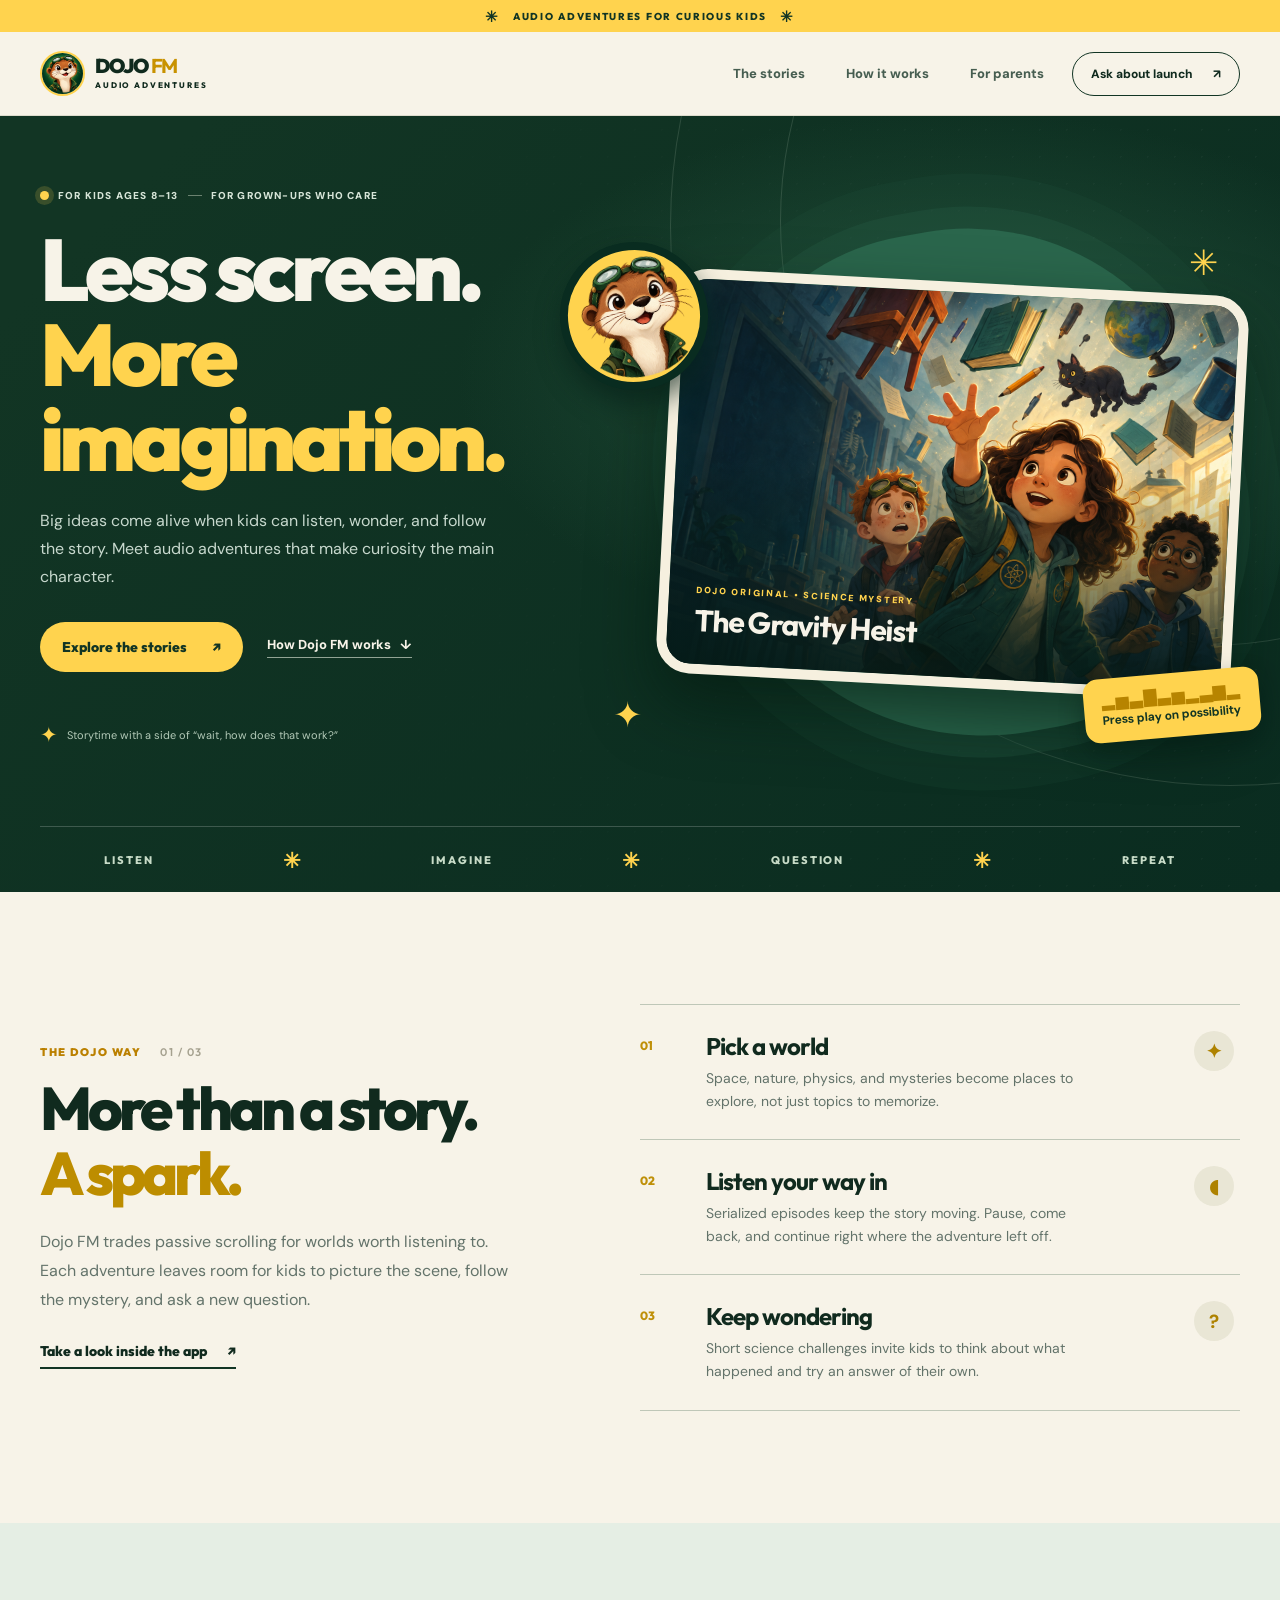
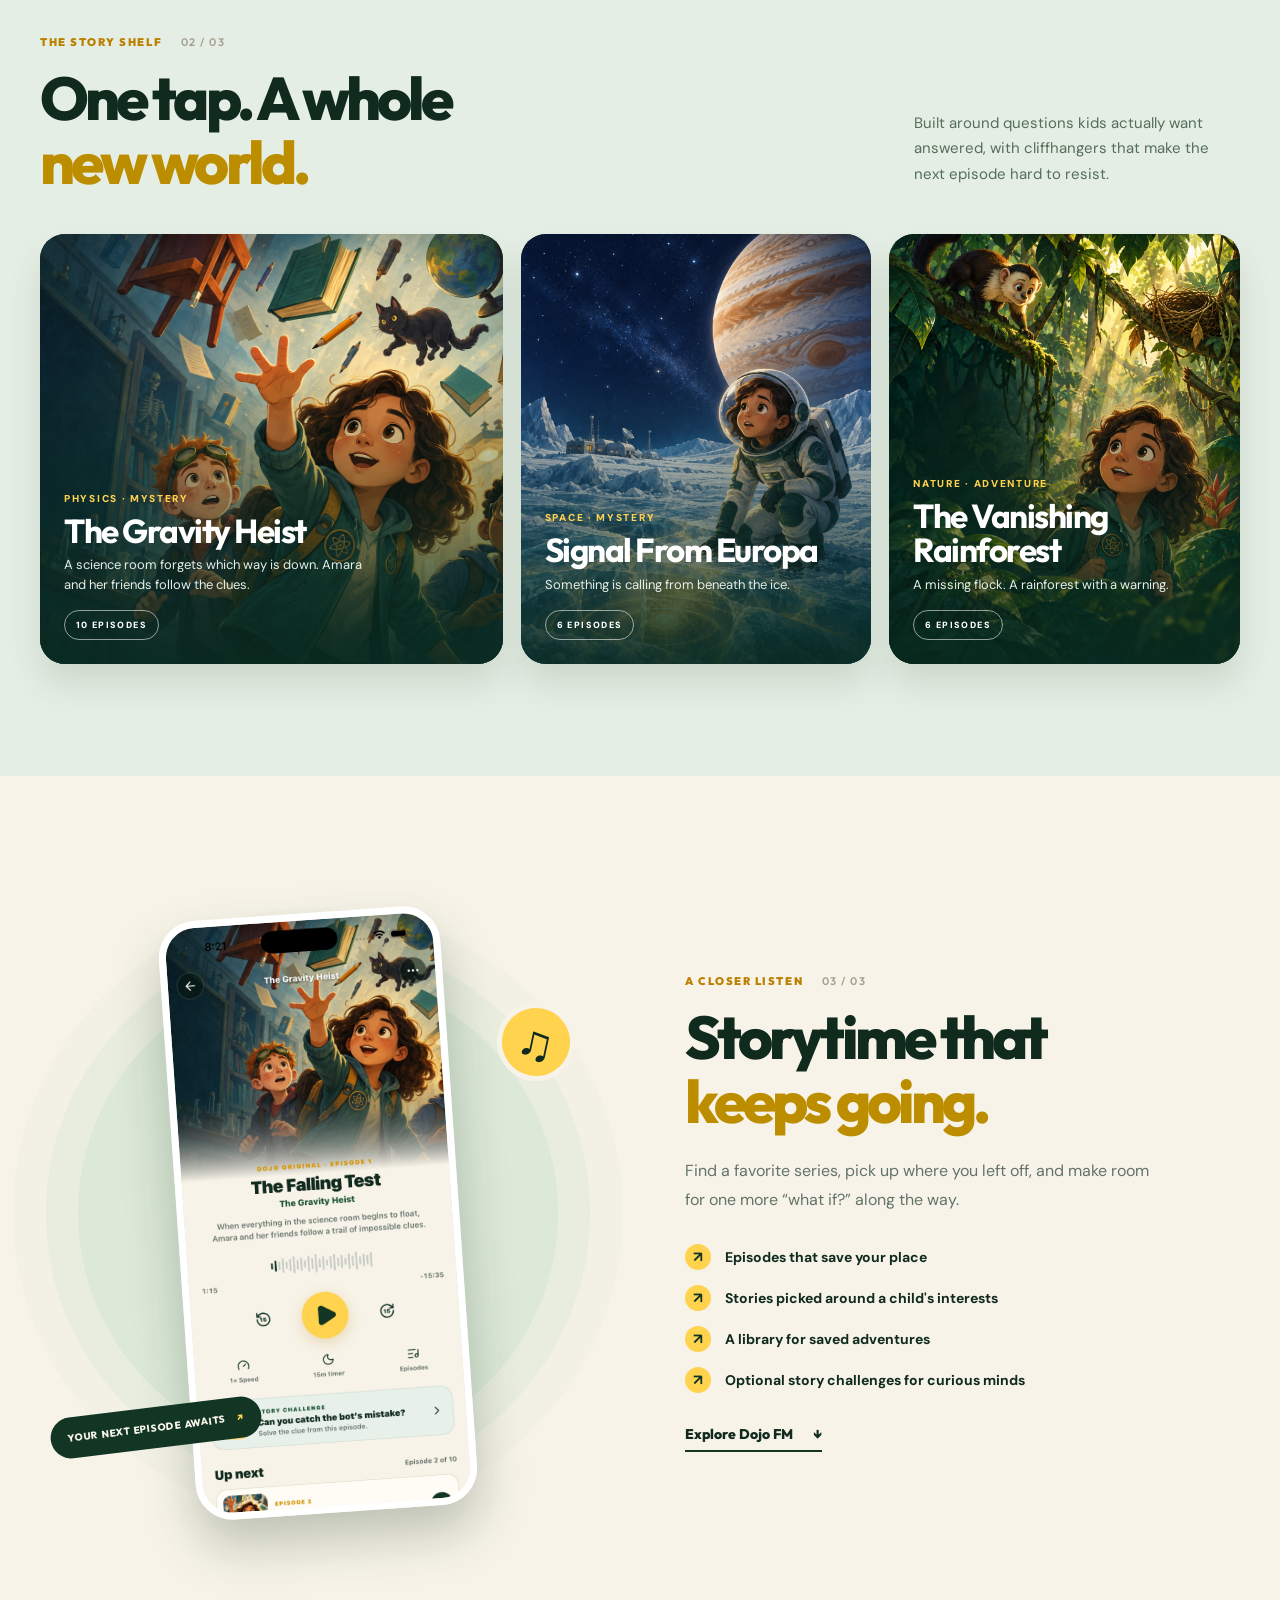
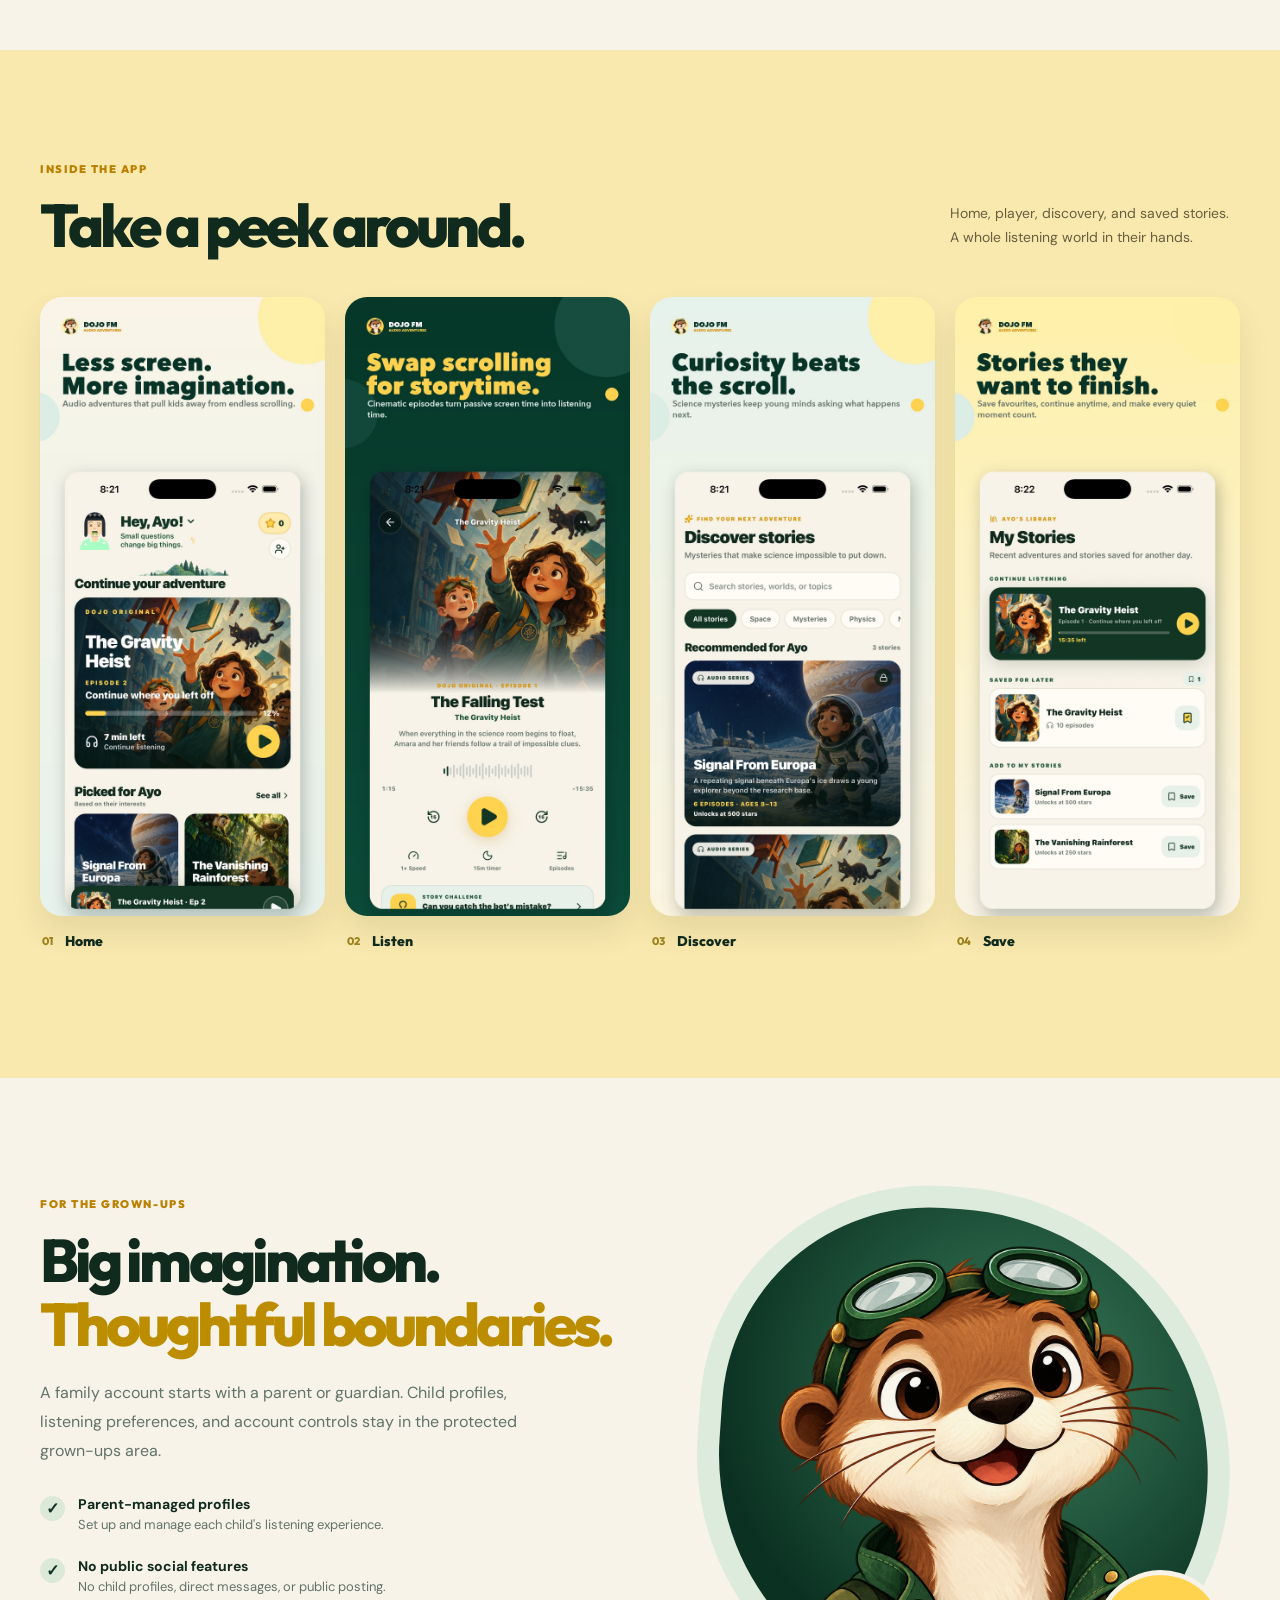
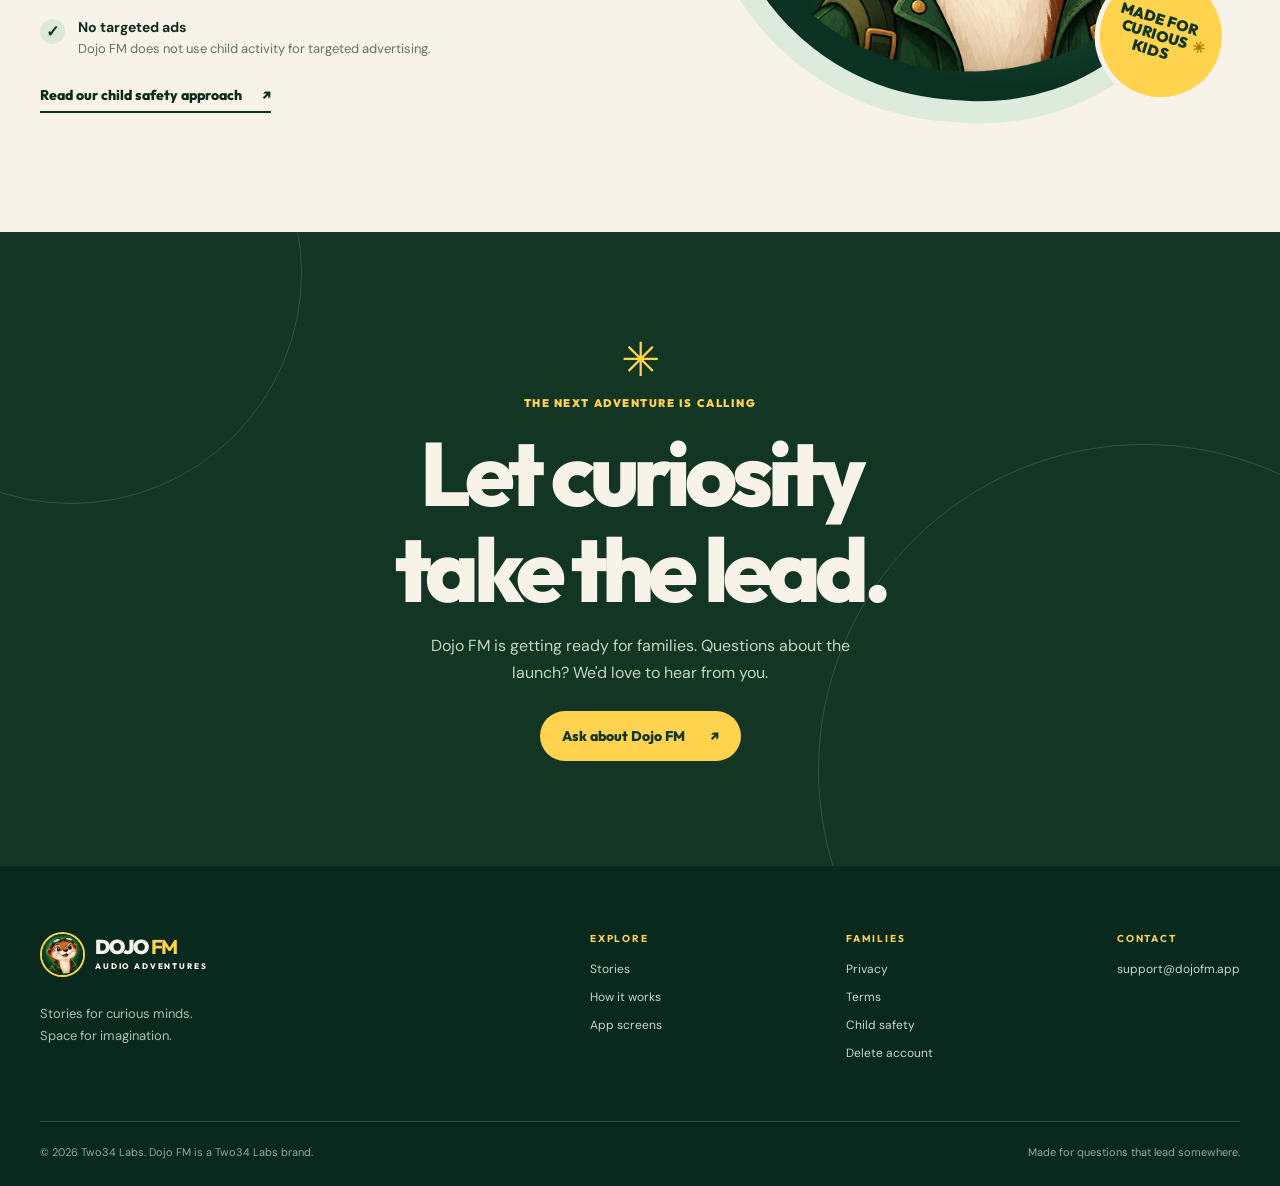
<file: index.html>
<!doctype html>
<html lang="en">
<head>
  <meta charset="utf-8">
  <meta name="viewport" content="width=device-width, initial-scale=1">
  <meta name="theme-color" content="#123524">
  <meta name="description" content="Dojo FM turns listening time into science-filled audio adventures for curious kids ages 8–13. Less screen. More imagination.">
  <meta property="og:type" content="website">
  <meta property="og:title" content="Dojo FM | Less screen. More imagination.">
  <meta property="og:description" content="Serialized audio adventures, science mysteries, and thoughtful tools for families.">
  <meta property="og:image" content="/assets/gravity-heist.png">
  <link rel="icon" type="image/png" href="/assets/dojo-icon.png">
  <link rel="preconnect" href="https://fonts.googleapis.com">
  <link rel="preconnect" href="https://fonts.gstatic.com" crossorigin>
  <link href="https://fonts.googleapis.com/css2?family=DM+Sans:wght@400;500;600;700;800&family=Outfit:wght@400;500;600;700;800;900&display=swap" rel="stylesheet">
  <link rel="stylesheet" href="/style.css">
  <title>Dojo FM | Less screen. More imagination.</title>
</head>
<body>
  <a class="skip-link" href="#main">Skip to content</a>
  <div class="topline"><span class="topline-star">✳</span> AUDIO ADVENTURES FOR CURIOUS KIDS <span class="topline-star">✳</span></div>
  <header class="site-header">
    <nav class="nav shell" aria-label="Main navigation">
      <a class="wordmark" href="/" aria-label="Dojo FM home"><img src="/assets/dojo-icon.png" alt="" width="42" height="42"><span>DOJO <strong>FM</strong><small>AUDIO ADVENTURES</small></span></a>
      <div class="nav-links"><a href="#stories">The stories</a><a href="#how-it-works">How it works</a><a href="#parents">For parents</a></div>
      <a class="nav-button" href="mailto:support@dojofm.app?subject=Dojo%20FM%20launch">Ask about launch <span aria-hidden="true">↗</span></a>
    </nav>
  </header>

  <main id="main">
    <section class="hero">
      <div class="hero-noise" aria-hidden="true"></div>
      <div class="hero-orbit orbit-one" aria-hidden="true"></div><div class="hero-orbit orbit-two" aria-hidden="true"></div>
      <div class="shell hero-grid">
        <div class="hero-copy">
          <div class="hero-kicker"><span class="pulse-dot"></span> FOR KIDS AGES 8–13 <span class="kicker-line"></span> FOR GROWN-UPS WHO CARE</div>
          <h1>Less screen.<br><span>More<br class="desktop-break"> imagination.</span></h1>
          <p>Big ideas come alive when kids can listen, wonder, and follow the story. Meet audio adventures that make curiosity the main character.</p>
          <div class="hero-actions"><a class="button button-yellow" href="#stories">Explore the stories <span aria-hidden="true">↗</span></a><a class="quiet-link" href="#how-it-works">How Dojo FM works <span aria-hidden="true">↓</span></a></div>
          <div class="hero-note"><span class="note-icon" aria-hidden="true">✦</span> Storytime with a side of “wait, how does that work?”</div>
        </div>
        <div class="hero-art" aria-label="Artwork from The Gravity Heist audio adventure">
          <div class="art-halo"></div>
          <div class="hero-cover"><img src="/assets/gravity-heist.png" alt="Three young explorers in a science room where everything is floating" width="1672" height="941" fetchpriority="high"><div class="cover-caption"><span>DOJO ORIGINAL • SCIENCE MYSTERY</span><strong>The Gravity Heist</strong></div></div>
          <div class="mascot-badge"><img src="/assets/dojo-mascot.png" alt="Dojo FM's cheerful goggle-wearing mascot" width="160" height="160"></div>
          <div class="float-note"><span class="float-wave" aria-hidden="true">▂▅▃▇▃▅▂▃▆▂</span><strong>Press play on possibility</strong></div>
          <span class="hero-spark spark-one" aria-hidden="true">✳</span><span class="hero-spark spark-two" aria-hidden="true">✦</span>
        </div>
      </div>
      <div class="hero-bottom shell"><span>LISTEN</span><i aria-hidden="true">✳</i><span>IMAGINE</span><i aria-hidden="true">✳</i><span>QUESTION</span><i aria-hidden="true">✳</i><span>REPEAT</span></div>
    </section>

    <section class="intro section-padding" id="how-it-works">
      <div class="shell intro-grid">
        <div class="section-heading"><div class="eyebrow">THE DOJO WAY <span>01 / 03</span></div><h2>More than a story.<br><em>A spark.</em></h2><p>Dojo FM trades passive scrolling for worlds worth listening to. Each adventure leaves room for kids to picture the scene, follow the mystery, and ask a new question.</p><a class="underlined-link" href="#inside-the-app">Take a look inside the app <span aria-hidden="true">↗</span></a></div>
        <div class="intro-stack" aria-label="How Dojo FM works">
          <article class="step"><span class="step-number">01</span><div><h3>Pick a world</h3><p>Space, nature, physics, and mysteries become places to explore, not just topics to memorize.</p></div><span class="step-icon" aria-hidden="true">✦</span></article>
          <article class="step"><span class="step-number">02</span><div><h3>Listen your way in</h3><p>Serialized episodes keep the story moving. Pause, come back, and continue right where the adventure left off.</p></div><span class="step-icon" aria-hidden="true">◖</span></article>
          <article class="step"><span class="step-number">03</span><div><h3>Keep wondering</h3><p>Short science challenges invite kids to think about what happened and try an answer of their own.</p></div><span class="step-icon" aria-hidden="true">?</span></article>
        </div>
      </div>
    </section>

    <section class="stories section-padding" id="stories">
      <div class="shell"><div class="stories-top"><div><div class="eyebrow">THE STORY SHELF <span>02 / 03</span></div><h2>One tap. A whole<br><em>new world.</em></h2></div><p>Built around questions kids actually want answered, with cliffhangers that make the next episode hard to resist.</p></div>
        <div class="story-grid">
          <article class="story-card story-lead"><img src="/assets/gravity-heist.png" alt="Floating objects and young explorers in The Gravity Heist" width="1672" height="941" loading="lazy"><div class="story-overlay"><span class="story-type">PHYSICS · MYSTERY</span><h3>The Gravity Heist</h3><p>A science room forgets which way is down. Amara and her friends follow the clues.</p><span class="episode-tag">10 EPISODES</span></div></article>
          <article class="story-card"><img src="/assets/europa.png" alt="Young explorer discovering a light beneath Europa's ice" width="900" height="1125" loading="lazy"><div class="story-overlay"><span class="story-type">SPACE · MYSTERY</span><h3>Signal From Europa</h3><p>Something is calling from beneath the ice.</p><span class="episode-tag">6 EPISODES</span></div></article>
          <article class="story-card"><img src="/assets/rainforest.png" alt="A child exploring a lush rainforest" width="900" height="1125" loading="lazy"><div class="story-overlay"><span class="story-type">NATURE · ADVENTURE</span><h3>The Vanishing Rainforest</h3><p>A missing flock. A rainforest with a warning.</p><span class="episode-tag">6 EPISODES</span></div></article>
        </div>
      </div>
    </section>

    <section class="experience section-padding" id="inside-the-app">
      <div class="shell experience-grid"><div class="experience-visual"><div class="experience-ring" aria-hidden="true"></div><div class="phone"><img src="/assets/app-player.jpg" alt="Dojo FM player showing a Gravity Heist episode and story challenge" width="1320" height="2868" loading="lazy"></div><div class="headphone-sticker" aria-hidden="true">♫</div><div class="experience-label">YOUR NEXT EPISODE AWAITS <span aria-hidden="true">↗</span></div></div>
      <div class="experience-copy"><div class="eyebrow">A CLOSER LISTEN <span>03 / 03</span></div><h2>Storytime that<br><em>keeps going.</em></h2><p>Find a favorite series, pick up where you left off, and make room for one more “what if?” along the way.</p><ul class="check-list"><li><span>↗</span> Episodes that save your place</li><li><span>↗</span> Stories picked around a child&apos;s interests</li><li><span>↗</span> A library for saved adventures</li><li><span>↗</span> Optional story challenges for curious minds</li></ul><a class="underlined-link" href="#screens">Explore Dojo FM <span aria-hidden="true">↓</span></a></div></div>
    </section>

    <section class="screens section-padding" id="screens"><div class="shell"><div class="screens-header"><div><div class="eyebrow">INSIDE THE APP</div><h2>Take a peek around.</h2></div><p>Home, player, discovery, and saved stories. A whole listening world in their hands.</p></div><div class="screens-rail" aria-label="Dojo FM iPhone app screenshots">
      <figure><img src="/assets/screen-home.jpg" alt="Dojo FM home screen featuring The Gravity Heist and recommended audio adventures" width="1320" height="2868" loading="lazy"><figcaption><span>01</span> Home</figcaption></figure>
      <figure><img src="/assets/screen-player.jpg" alt="Dojo FM episode player with story challenge" width="1320" height="2868" loading="lazy"><figcaption><span>02</span> Listen</figcaption></figure>
      <figure><img src="/assets/screen-discover.jpg" alt="Dojo FM discover screen showing science story recommendations" width="1320" height="2868" loading="lazy"><figcaption><span>03</span> Discover</figcaption></figure>
      <figure><img src="/assets/screen-library.jpg" alt="Dojo FM My Stories library with saved and continuing stories" width="1320" height="2868" loading="lazy"><figcaption><span>04</span> Save</figcaption></figure>
    </div><p class="swipe-hint">← Swipe to explore the screens →</p></div></section>

    <section class="parents section-padding" id="parents"><div class="shell parents-grid"><div class="parents-copy"><div class="eyebrow">FOR THE GROWN-UPS</div><h2>Big imagination.<br><em>Thoughtful boundaries.</em></h2><p>A family account starts with a parent or guardian. Child profiles, listening preferences, and account controls stay in the protected grown-ups area.</p><div class="parent-points"><div><span aria-hidden="true">✓</span><p><strong>Parent-managed profiles</strong><br>Set up and manage each child&apos;s listening experience.</p></div><div><span aria-hidden="true">✓</span><p><strong>No public social features</strong><br>No child profiles, direct messages, or public posting.</p></div><div><span aria-hidden="true">✓</span><p><strong>No targeted ads</strong><br>Dojo FM does not use child activity for targeted advertising.</p></div></div><a class="underlined-link" href="/child-safety.html">Read our child safety approach <span aria-hidden="true">↗</span></a></div><div class="parent-art"><div class="parent-art-inner"><img src="/assets/dojo-mascot.png" alt="The Dojo FM mascot" width="600" height="600" loading="lazy"><div class="parent-seal">MADE FOR<br>CURIOUS<br>KIDS <span>✳</span></div></div></div></div></section>

    <section class="final-cta"><div class="shell final-cta-inner"><span class="final-star" aria-hidden="true">✳</span><div class="eyebrow">THE NEXT ADVENTURE IS CALLING</div><h2>Let curiosity<br>take the lead.</h2><p>Dojo FM is getting ready for families. Questions about the launch? We&apos;d love to hear from you.</p><a class="button button-yellow" href="mailto:support@dojofm.app?subject=Dojo%20FM%20launch">Ask about Dojo FM <span aria-hidden="true">↗</span></a></div></section>
  </main>
  <footer class="site-footer"><div class="shell footer-grid"><div><a class="wordmark footer-logo" href="/"><img src="/assets/dojo-icon.png" alt="" width="42" height="42"><span>DOJO <strong>FM</strong><small>AUDIO ADVENTURES</small></span></a><p>Stories for curious minds.<br>Space for imagination.</p></div><div class="footer-links"><div><strong>EXPLORE</strong><a href="#stories">Stories</a><a href="#how-it-works">How it works</a><a href="#screens">App screens</a></div><div><strong>FAMILIES</strong><a href="/privacy.html">Privacy</a><a href="/terms.html">Terms</a><a href="/child-safety.html">Child safety</a><a href="/delete-account.html">Delete account</a></div><div><strong>CONTACT</strong><a href="mailto:support@dojofm.app">support@dojofm.app</a></div></div></div><div class="shell footer-bottom"><span>© 2026 Two34 Labs. Dojo FM is a Two34 Labs brand.</span><span>Made for questions that lead somewhere.</span></div></footer>
</body>
</html>
</file>
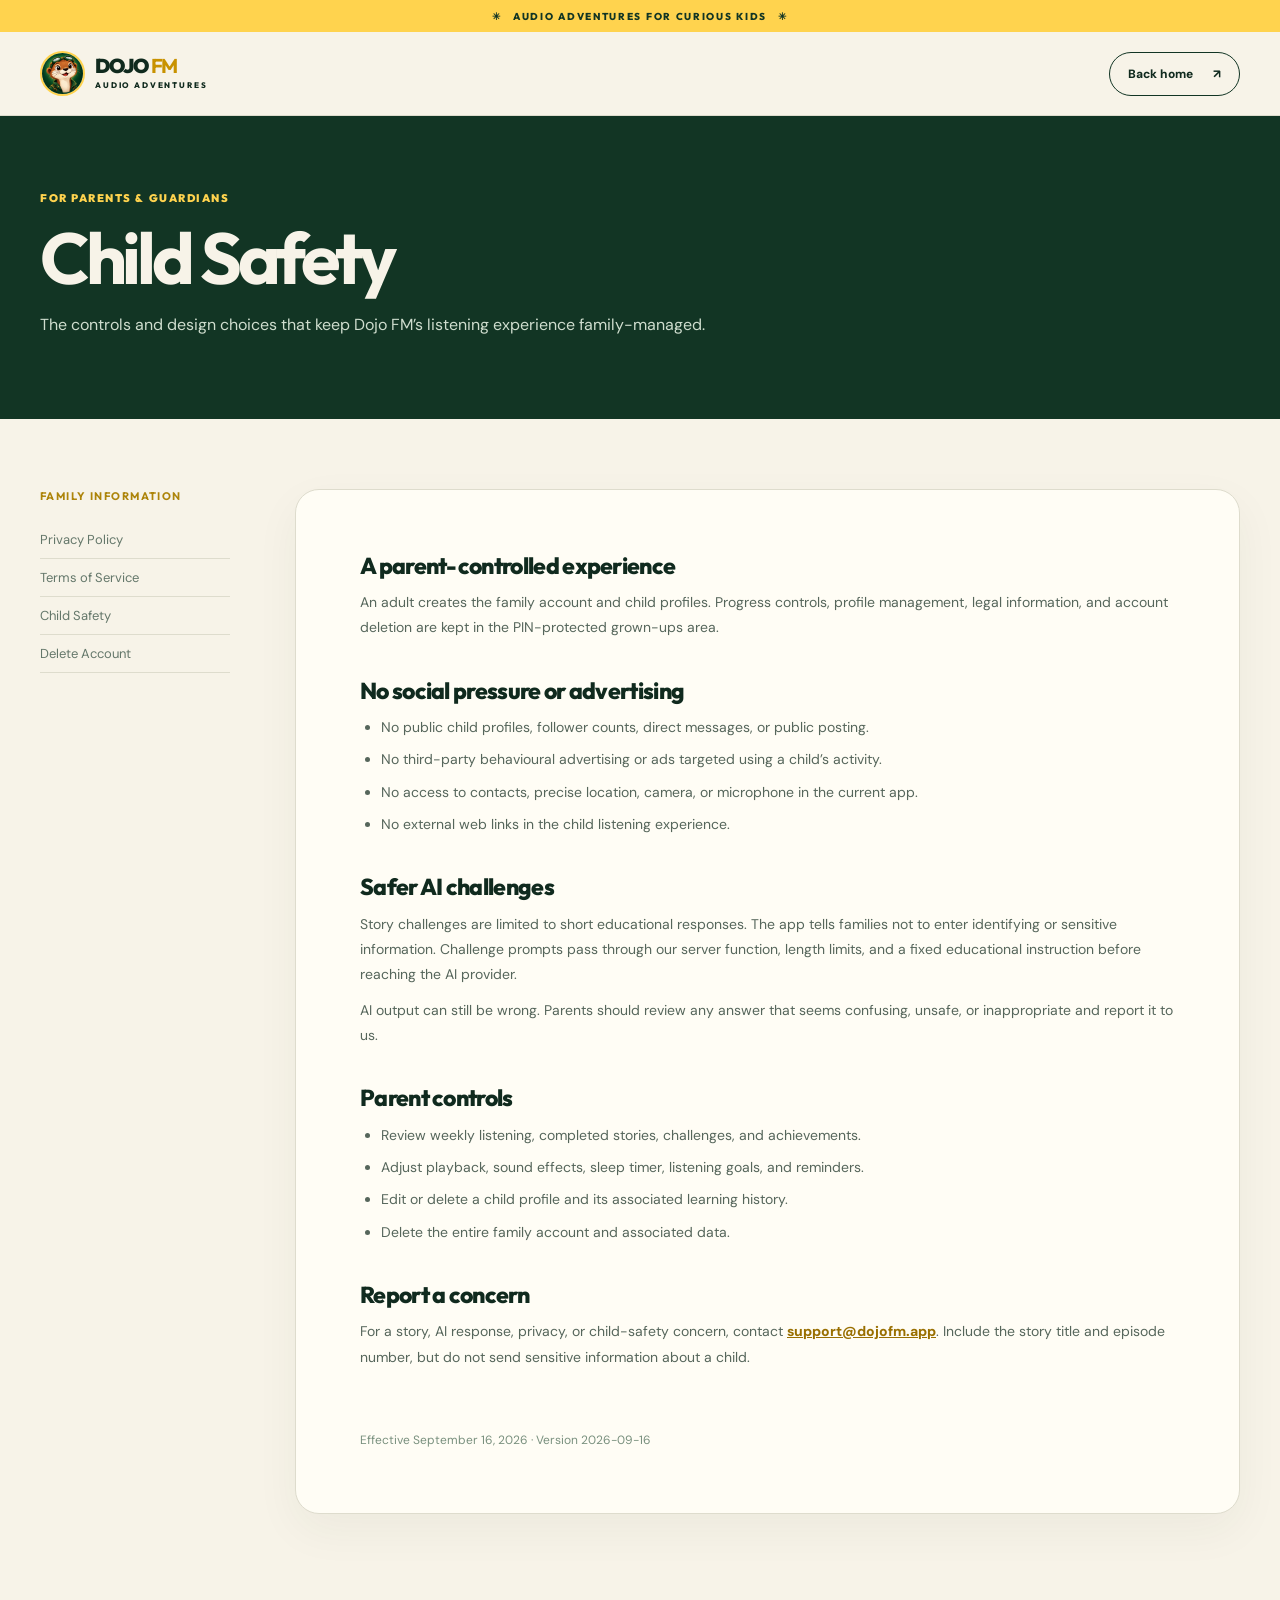
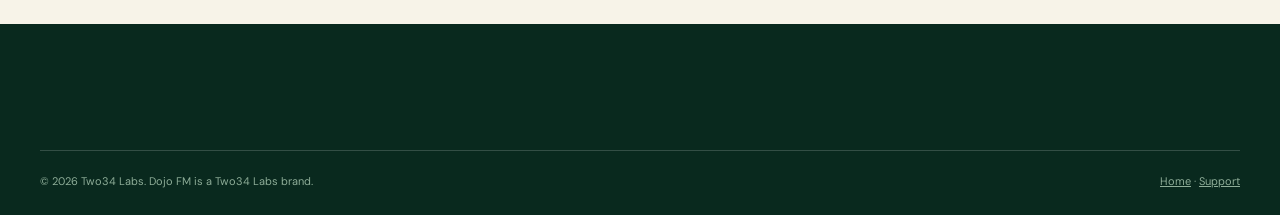
<file: child-safety.html>
<!doctype html><html lang="en"><head><meta charset="utf-8"><meta name="viewport" content="width=device-width,initial-scale=1"><meta name="theme-color" content="#123524"><meta name="description" content="Learn how Dojo FM's listening experience stays family-managed."><link rel="icon" href="/assets/dojo-icon.png" type="image/png"><link rel="preconnect" href="https://fonts.googleapis.com"><link rel="preconnect" href="https://fonts.gstatic.com" crossorigin><link href="https://fonts.googleapis.com/css2?family=DM+Sans:wght@400;500;600;700;800&family=Outfit:wght@400;500;600;700;800;900&display=swap" rel="stylesheet"><link rel="stylesheet" href="/style.css"><title>Child Safety | Dojo FM</title></head><body><a class="skip-link" href="#main">Skip to content</a><div class="topline">✳ &nbsp; AUDIO ADVENTURES FOR CURIOUS KIDS &nbsp; ✳</div><header class="site-header"><nav class="nav shell" aria-label="Main navigation"><a class="wordmark" href="/"><img src="/assets/dojo-icon.png" alt="" width="42" height="42"><span>DOJO <strong>FM</strong><small>AUDIO ADVENTURES</small></span></a><a class="nav-button" href="/">Back home <span aria-hidden="true">↗</span></a></nav></header><main id="main"><div class="legal-hero"><div class="shell"><div class="eyebrow">FOR PARENTS &amp; GUARDIANS</div><h1>Child Safety</h1><p>The controls and design choices that keep Dojo FM’s listening experience family-managed.</p></div></div><div class="legal-content"><div class="shell legal-layout"><aside class="legal-aside"><strong>FAMILY INFORMATION</strong><a href="/privacy.html">Privacy Policy</a><a href="/terms.html">Terms of Service</a><a href="/child-safety.html" aria-current="page">Child Safety</a><a href="/delete-account.html">Delete Account</a></aside><article class="legal-article"><section><h2>A parent-controlled experience</h2><p>An adult creates the family account and child profiles. Progress controls, profile management, legal information, and account deletion are kept in the PIN-protected grown-ups area.</p></section><section><h2>No social pressure or advertising</h2><ul><li>No public child profiles, follower counts, direct messages, or public posting.</li><li>No third-party behavioural advertising or ads targeted using a child’s activity.</li><li>No access to contacts, precise location, camera, or microphone in the current app.</li><li>No external web links in the child listening experience.</li></ul></section><section><h2>Safer AI challenges</h2><p>Story challenges are limited to short educational responses. The app tells families not to enter identifying or sensitive information. Challenge prompts pass through our server function, length limits, and a fixed educational instruction before reaching the AI provider.</p><p>AI output can still be wrong. Parents should review any answer that seems confusing, unsafe, or inappropriate and report it to us.</p></section><section><h2>Parent controls</h2><ul><li>Review weekly listening, completed stories, challenges, and achievements.</li><li>Adjust playback, sound effects, sleep timer, listening goals, and reminders.</li><li>Edit or delete a child profile and its associated learning history.</li><li>Delete the entire family account and associated data.</li></ul></section><section><h2>Report a concern</h2><p>For a story, AI response, privacy, or child-safety concern, contact <a href="mailto:support@dojofm.app">support@dojofm.app</a>. Include the story title and episode number, but do not send sensitive information about a child.</p></section><span class="legal-date">Effective September 16, 2026 · Version 2026-09-16</span></article></div></div></main><footer class="site-footer"><div class="shell footer-bottom"><span>© 2026 Two34 Labs. Dojo FM is a Two34 Labs brand.</span><span><a href="/">Home</a> · <a href="mailto:support@dojofm.app">Support</a></span></div></footer></body></html>
</file>
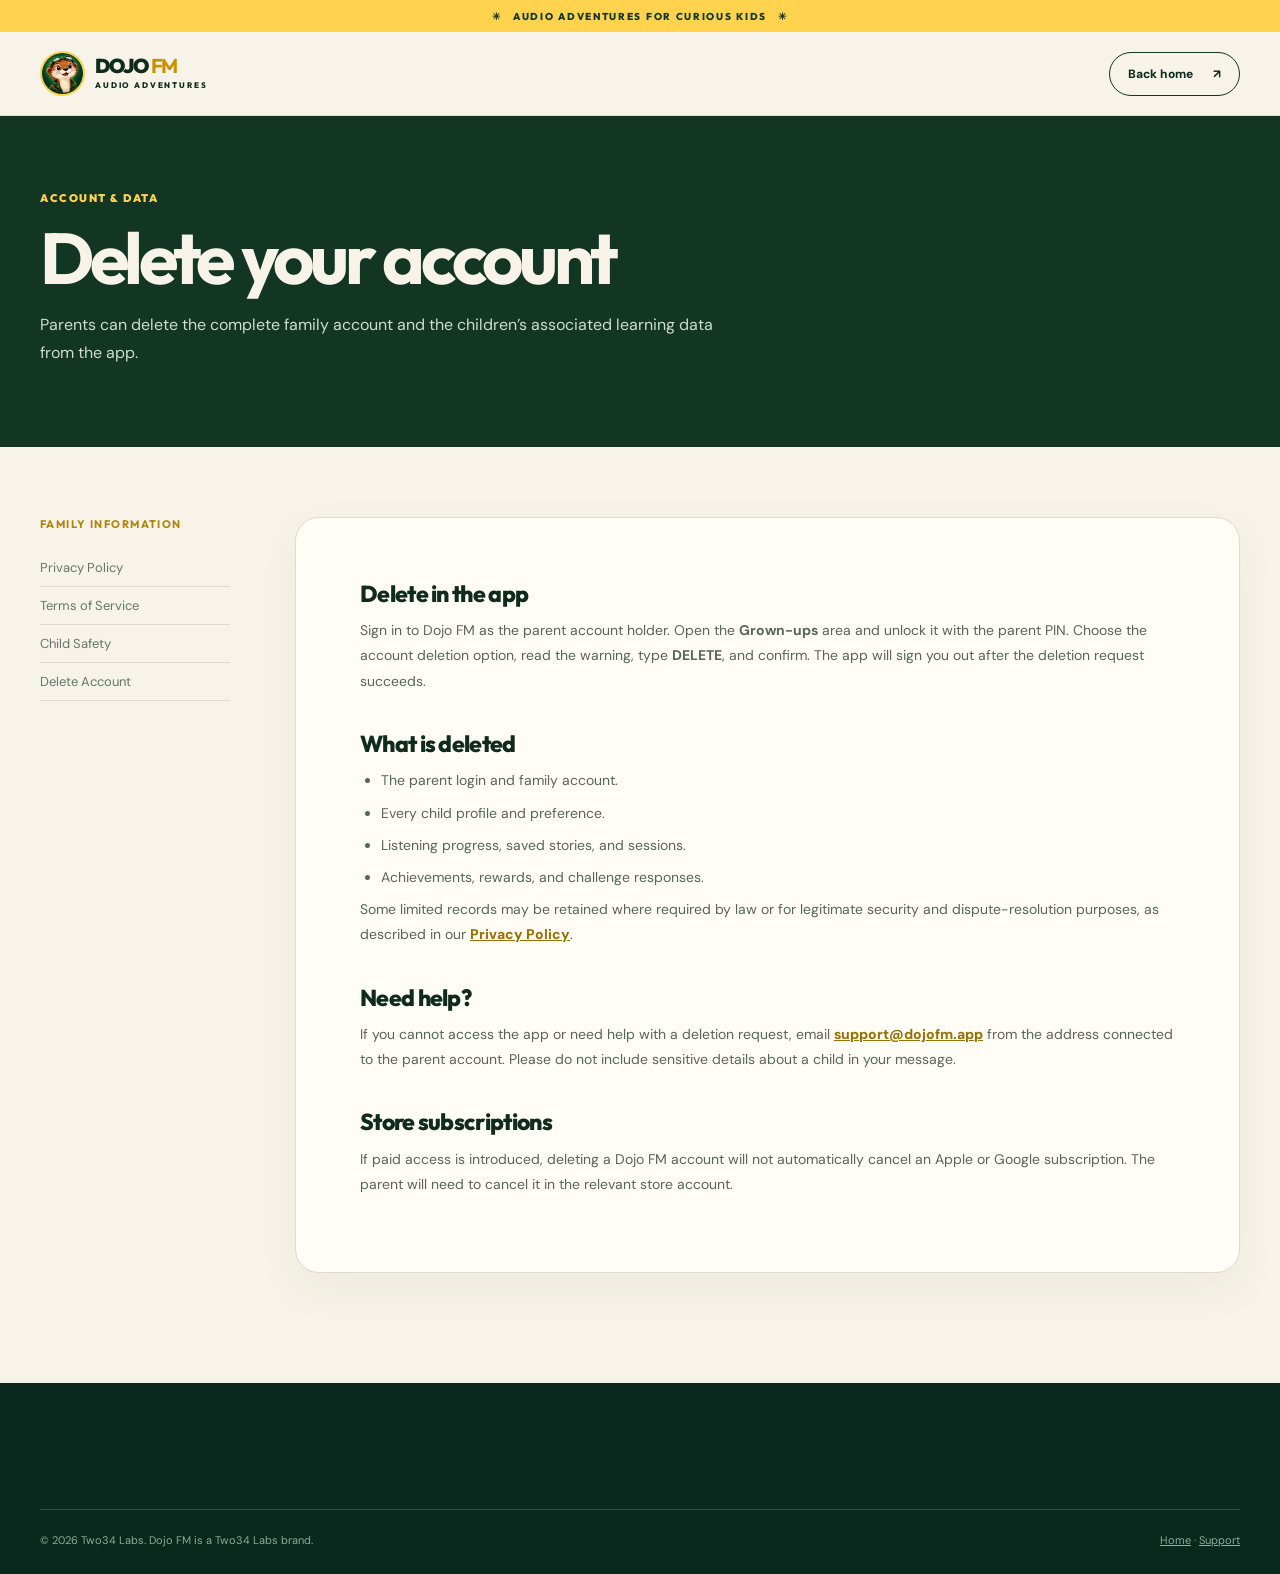
<file: delete-account.html>
<!doctype html><html lang="en"><head><meta charset="utf-8"><meta name="viewport" content="width=device-width,initial-scale=1"><meta name="theme-color" content="#123524"><meta name="description" content="How parents can delete a Dojo FM family account and associated child data."><link rel="icon" href="/assets/dojo-icon.png" type="image/png"><link rel="preconnect" href="https://fonts.googleapis.com"><link rel="preconnect" href="https://fonts.gstatic.com" crossorigin><link href="https://fonts.googleapis.com/css2?family=DM+Sans:wght@400;500;600;700;800&family=Outfit:wght@400;500;600;700;800;900&display=swap" rel="stylesheet"><link rel="stylesheet" href="/style.css"><title>Delete Your Account | Dojo FM</title></head><body><a class="skip-link" href="#main">Skip to content</a><div class="topline">✳ &nbsp; AUDIO ADVENTURES FOR CURIOUS KIDS &nbsp; ✳</div><header class="site-header"><nav class="nav shell" aria-label="Main navigation"><a class="wordmark" href="/"><img src="/assets/dojo-icon.png" alt="" width="42" height="42"><span>DOJO <strong>FM</strong><small>AUDIO ADVENTURES</small></span></a><a class="nav-button" href="/">Back home <span aria-hidden="true">↗</span></a></nav></header><main id="main"><div class="legal-hero"><div class="shell"><div class="eyebrow">ACCOUNT &amp; DATA</div><h1>Delete your account</h1><p>Parents can delete the complete family account and the children’s associated learning data from the app.</p></div></div><div class="legal-content"><div class="shell legal-layout"><aside class="legal-aside"><strong>FAMILY INFORMATION</strong><a href="/privacy.html">Privacy Policy</a><a href="/terms.html">Terms of Service</a><a href="/child-safety.html">Child Safety</a><a href="/delete-account.html" aria-current="page">Delete Account</a></aside><article class="legal-article"><section><h2>Delete in the app</h2><p>Sign in to Dojo FM as the parent account holder. Open the <strong>Grown-ups</strong> area and unlock it with the parent PIN. Choose the account deletion option, read the warning, type <strong>DELETE</strong>, and confirm. The app will sign you out after the deletion request succeeds.</p></section><section><h2>What is deleted</h2><ul><li>The parent login and family account.</li><li>Every child profile and preference.</li><li>Listening progress, saved stories, and sessions.</li><li>Achievements, rewards, and challenge responses.</li></ul><p>Some limited records may be retained where required by law or for legitimate security and dispute-resolution purposes, as described in our <a href="/privacy.html">Privacy Policy</a>.</p></section><section><h2>Need help?</h2><p>If you cannot access the app or need help with a deletion request, email <a href="mailto:support@dojofm.app?subject=Dojo%20FM%20account%20deletion">support@dojofm.app</a> from the address connected to the parent account. Please do not include sensitive details about a child in your message.</p></section><section><h2>Store subscriptions</h2><p>If paid access is introduced, deleting a Dojo FM account will not automatically cancel an Apple or Google subscription. The parent will need to cancel it in the relevant store account.</p></section></article></div></div></main><footer class="site-footer"><div class="shell footer-bottom"><span>© 2026 Two34 Labs. Dojo FM is a Two34 Labs brand.</span><span><a href="/">Home</a> · <a href="mailto:support@dojofm.app">Support</a></span></div></footer></body></html>
</file>
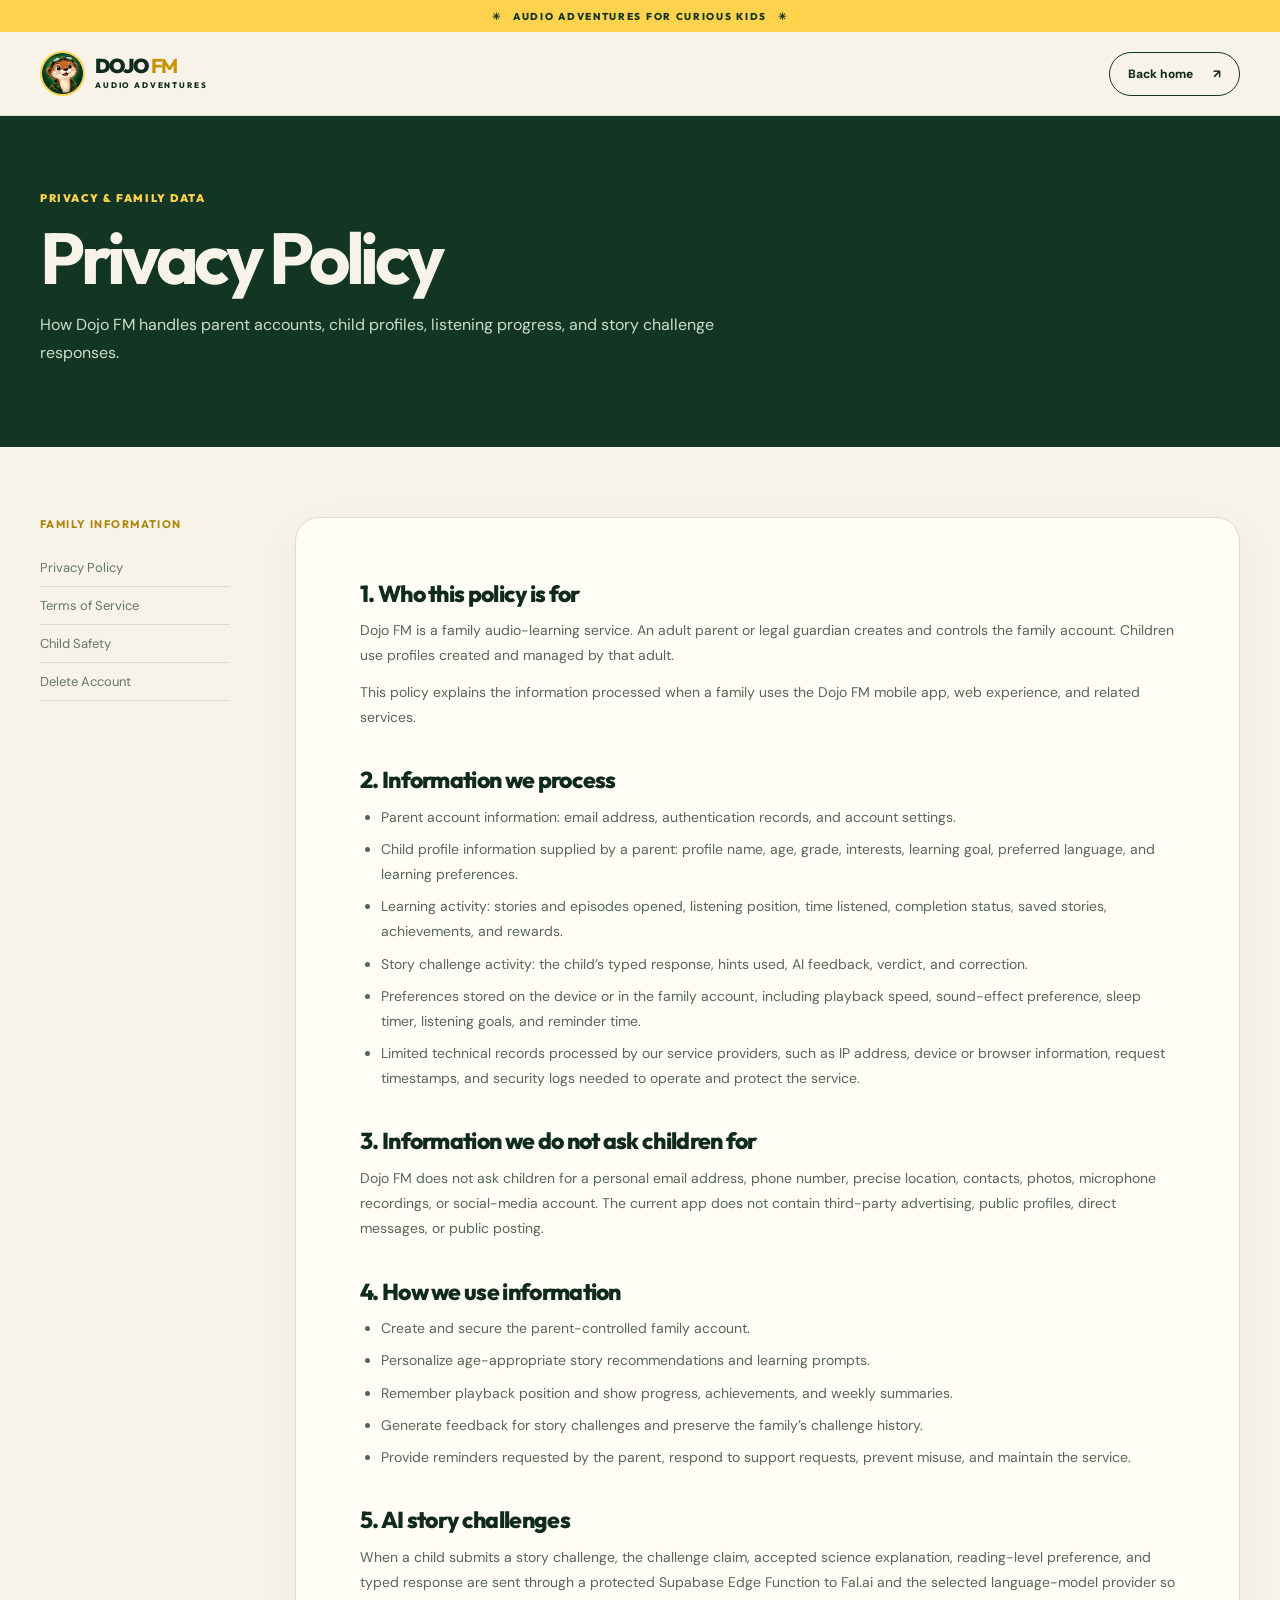
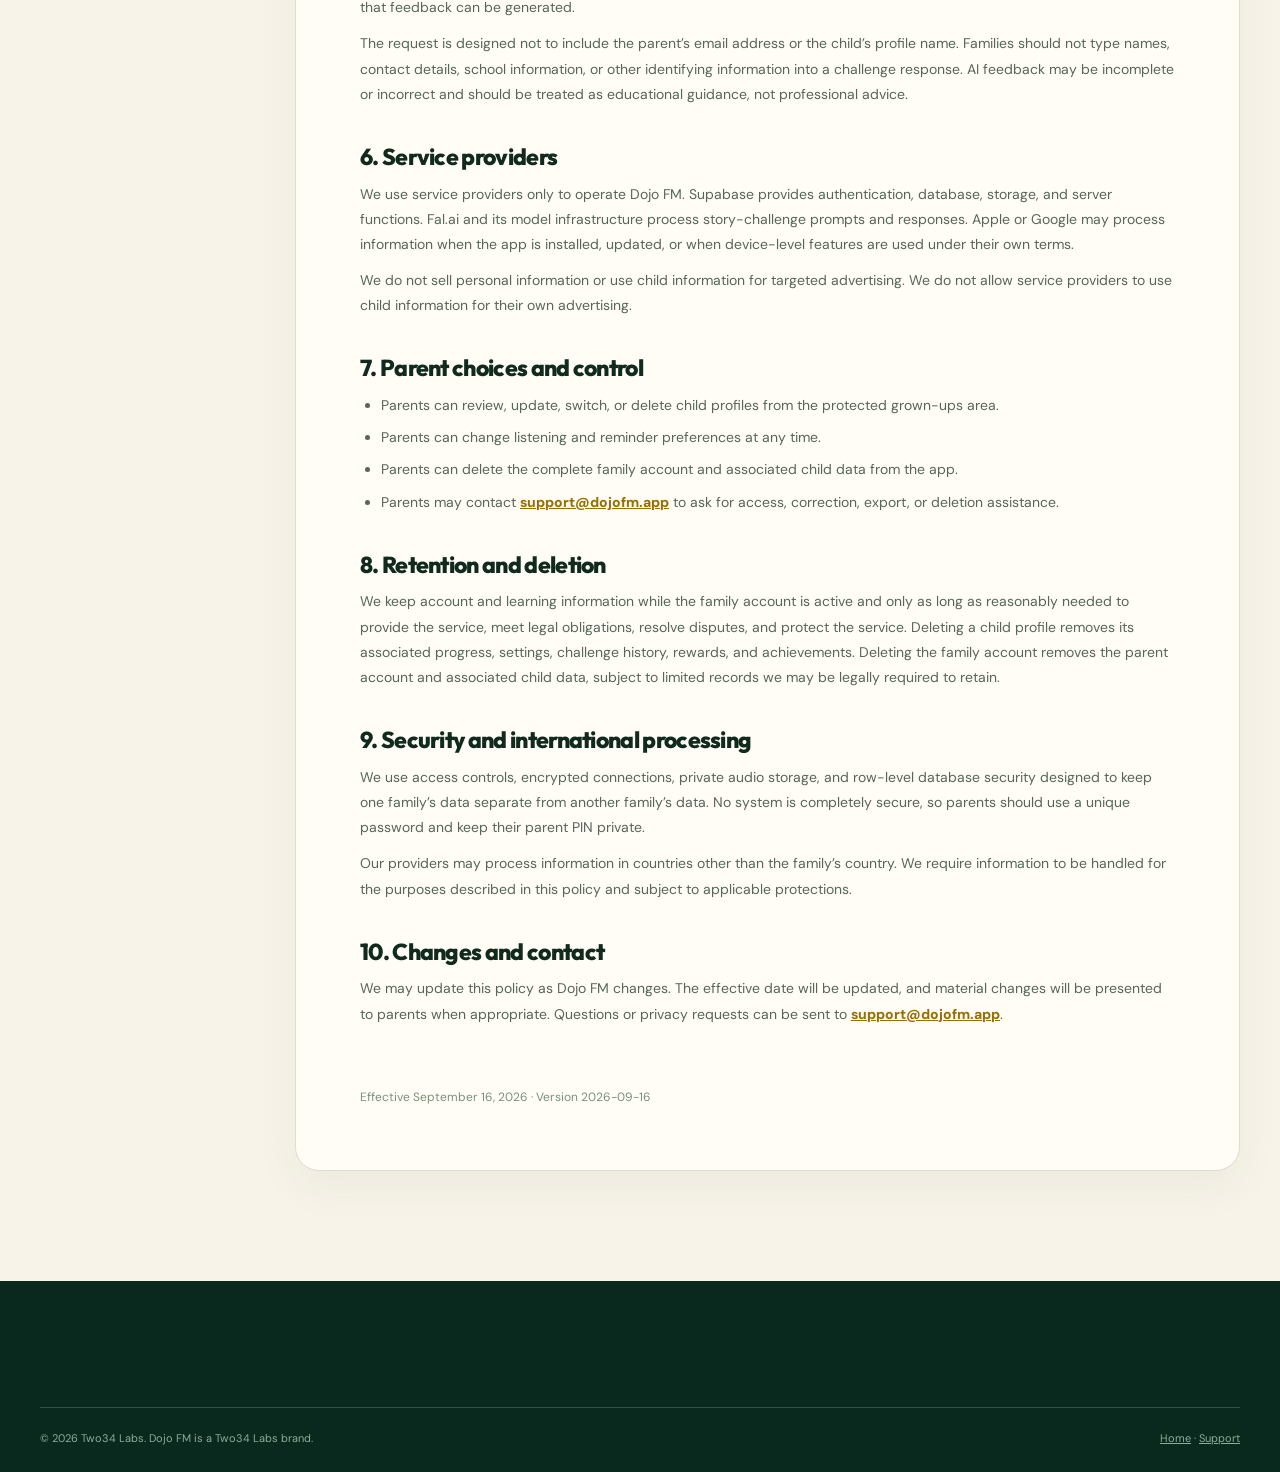
<file: privacy.html>
<!doctype html><html lang="en"><head><meta charset="utf-8"><meta name="viewport" content="width=device-width,initial-scale=1"><meta name="theme-color" content="#123524"><meta name="description" content="Dojo FM privacy policy for parent accounts, child profiles, listening activity, and story challenges."><link rel="icon" href="/assets/dojo-icon.png" type="image/png"><link rel="preconnect" href="https://fonts.googleapis.com"><link rel="preconnect" href="https://fonts.gstatic.com" crossorigin><link href="https://fonts.googleapis.com/css2?family=DM+Sans:wght@400;500;600;700;800&family=Outfit:wght@400;500;600;700;800;900&display=swap" rel="stylesheet"><link rel="stylesheet" href="/style.css"><title>Privacy Policy | Dojo FM</title></head><body><a class="skip-link" href="#main">Skip to content</a><div class="topline">✳ &nbsp; AUDIO ADVENTURES FOR CURIOUS KIDS &nbsp; ✳</div><header class="site-header"><nav class="nav shell" aria-label="Main navigation"><a class="wordmark" href="/"><img src="/assets/dojo-icon.png" alt="" width="42" height="42"><span>DOJO <strong>FM</strong><small>AUDIO ADVENTURES</small></span></a><a class="nav-button" href="/">Back home <span aria-hidden="true">↗</span></a></nav></header><main id="main"><div class="legal-hero"><div class="shell"><div class="eyebrow">PRIVACY &amp; FAMILY DATA</div><h1>Privacy Policy</h1><p>How Dojo FM handles parent accounts, child profiles, listening progress, and story challenge responses.</p></div></div><div class="legal-content"><div class="shell legal-layout"><aside class="legal-aside"><strong>FAMILY INFORMATION</strong><a href="/privacy.html" aria-current="page">Privacy Policy</a><a href="/terms.html">Terms of Service</a><a href="/child-safety.html">Child Safety</a><a href="/delete-account.html">Delete Account</a></aside><article class="legal-article"><section><h2>1. Who this policy is for</h2><p>Dojo FM is a family audio-learning service. An adult parent or legal guardian creates and controls the family account. Children use profiles created and managed by that adult.</p><p>This policy explains the information processed when a family uses the Dojo FM mobile app, web experience, and related services.</p></section><section><h2>2. Information we process</h2><ul><li>Parent account information: email address, authentication records, and account settings.</li><li>Child profile information supplied by a parent: profile name, age, grade, interests, learning goal, preferred language, and learning preferences.</li><li>Learning activity: stories and episodes opened, listening position, time listened, completion status, saved stories, achievements, and rewards.</li><li>Story challenge activity: the child’s typed response, hints used, AI feedback, verdict, and correction.</li><li>Preferences stored on the device or in the family account, including playback speed, sound-effect preference, sleep timer, listening goals, and reminder time.</li><li>Limited technical records processed by our service providers, such as IP address, device or browser information, request timestamps, and security logs needed to operate and protect the service.</li></ul></section><section><h2>3. Information we do not ask children for</h2><p>Dojo FM does not ask children for a personal email address, phone number, precise location, contacts, photos, microphone recordings, or social-media account. The current app does not contain third-party advertising, public profiles, direct messages, or public posting.</p></section><section><h2>4. How we use information</h2><ul><li>Create and secure the parent-controlled family account.</li><li>Personalize age-appropriate story recommendations and learning prompts.</li><li>Remember playback position and show progress, achievements, and weekly summaries.</li><li>Generate feedback for story challenges and preserve the family’s challenge history.</li><li>Provide reminders requested by the parent, respond to support requests, prevent misuse, and maintain the service.</li></ul></section><section><h2>5. AI story challenges</h2><p>When a child submits a story challenge, the challenge claim, accepted science explanation, reading-level preference, and typed response are sent through a protected Supabase Edge Function to Fal.ai and the selected language-model provider so that feedback can be generated.</p><p>The request is designed not to include the parent’s email address or the child’s profile name. Families should not type names, contact details, school information, or other identifying information into a challenge response. AI feedback may be incomplete or incorrect and should be treated as educational guidance, not professional advice.</p></section><section><h2>6. Service providers</h2><p>We use service providers only to operate Dojo FM. Supabase provides authentication, database, storage, and server functions. Fal.ai and its model infrastructure process story-challenge prompts and responses. Apple or Google may process information when the app is installed, updated, or when device-level features are used under their own terms.</p><p>We do not sell personal information or use child information for targeted advertising. We do not allow service providers to use child information for their own advertising.</p></section><section><h2>7. Parent choices and control</h2><ul><li>Parents can review, update, switch, or delete child profiles from the protected grown-ups area.</li><li>Parents can change listening and reminder preferences at any time.</li><li>Parents can delete the complete family account and associated child data from the app.</li><li>Parents may contact <a href="mailto:support@dojofm.app">support@dojofm.app</a> to ask for access, correction, export, or deletion assistance.</li></ul></section><section><h2>8. Retention and deletion</h2><p>We keep account and learning information while the family account is active and only as long as reasonably needed to provide the service, meet legal obligations, resolve disputes, and protect the service. Deleting a child profile removes its associated progress, settings, challenge history, rewards, and achievements. Deleting the family account removes the parent account and associated child data, subject to limited records we may be legally required to retain.</p></section><section><h2>9. Security and international processing</h2><p>We use access controls, encrypted connections, private audio storage, and row-level database security designed to keep one family’s data separate from another family’s data. No system is completely secure, so parents should use a unique password and keep their parent PIN private.</p><p>Our providers may process information in countries other than the family’s country. We require information to be handled for the purposes described in this policy and subject to applicable protections.</p></section><section><h2>10. Changes and contact</h2><p>We may update this policy as Dojo FM changes. The effective date will be updated, and material changes will be presented to parents when appropriate. Questions or privacy requests can be sent to <a href="mailto:support@dojofm.app">support@dojofm.app</a>.</p></section><span class="legal-date">Effective September 16, 2026 · Version 2026-09-16</span></article></div></div></main><footer class="site-footer"><div class="shell footer-bottom"><span>© 2026 Two34 Labs. Dojo FM is a Two34 Labs brand.</span><span><a href="/">Home</a> · <a href="mailto:support@dojofm.app">Support</a></span></div></footer></body></html>
</file>
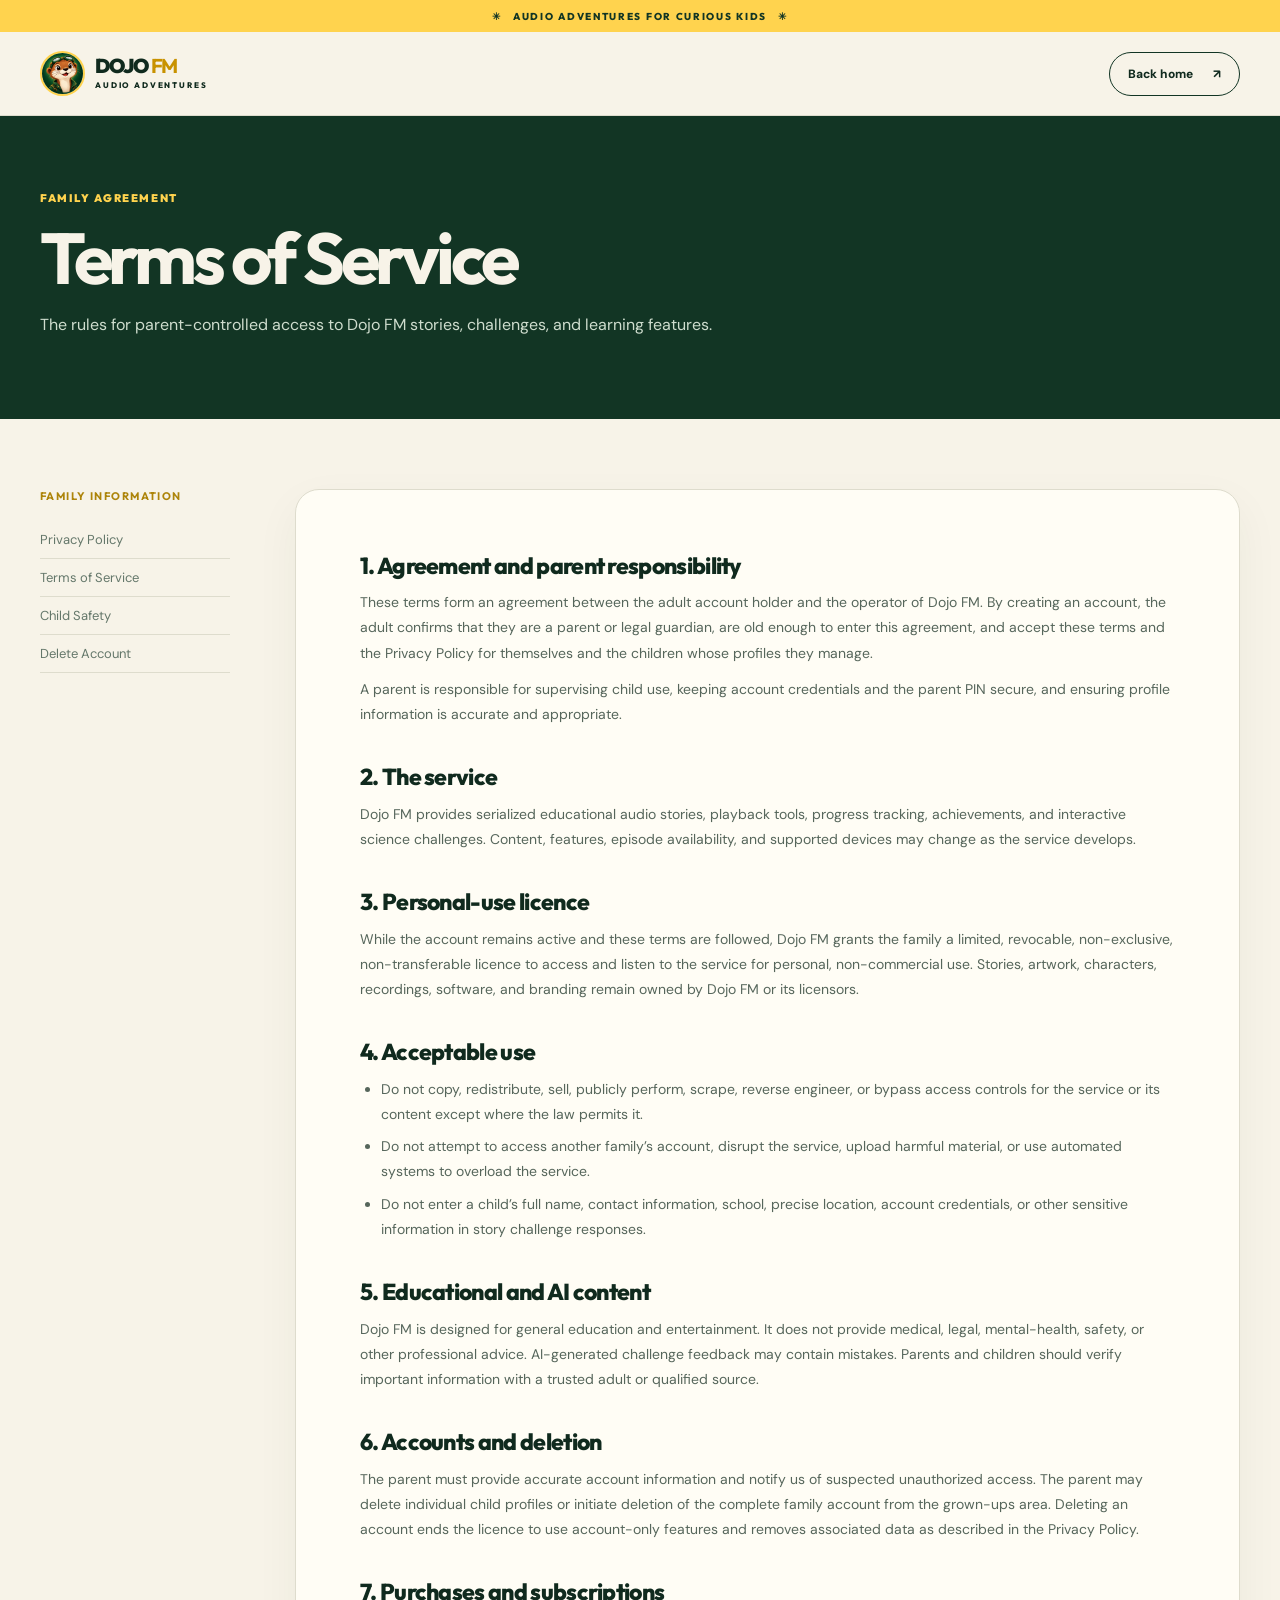
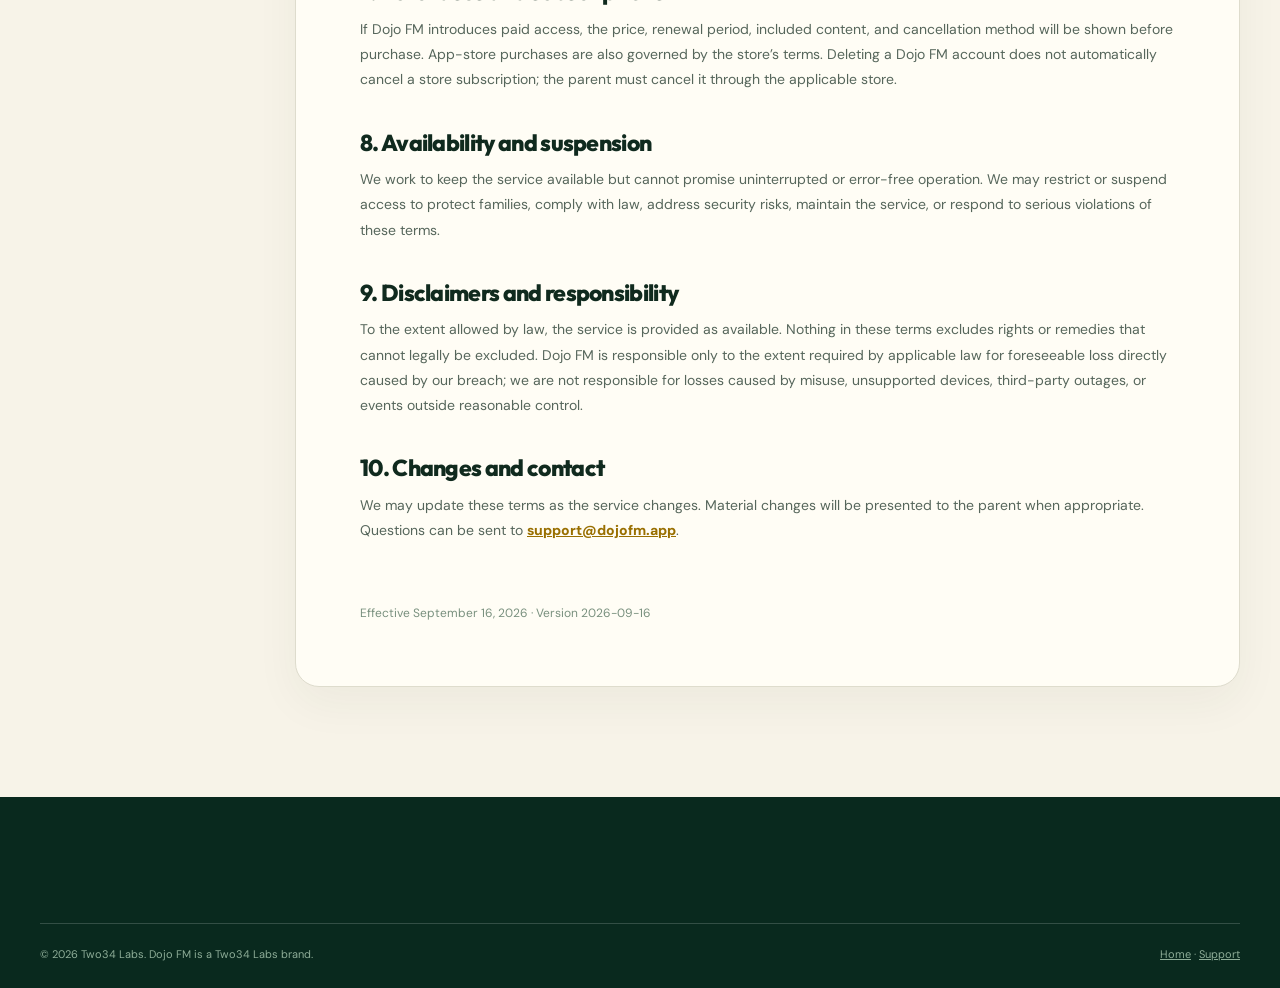
<file: terms.html>
<!doctype html><html lang="en"><head><meta charset="utf-8"><meta name="viewport" content="width=device-width,initial-scale=1"><meta name="theme-color" content="#123524"><meta name="description" content="Terms for parent-controlled access to Dojo FM stories, challenges, and learning features."><link rel="icon" href="/assets/dojo-icon.png" type="image/png"><link rel="preconnect" href="https://fonts.googleapis.com"><link rel="preconnect" href="https://fonts.gstatic.com" crossorigin><link href="https://fonts.googleapis.com/css2?family=DM+Sans:wght@400;500;600;700;800&family=Outfit:wght@400;500;600;700;800;900&display=swap" rel="stylesheet"><link rel="stylesheet" href="/style.css"><title>Terms of Service | Dojo FM</title></head><body><a class="skip-link" href="#main">Skip to content</a><div class="topline">✳ &nbsp; AUDIO ADVENTURES FOR CURIOUS KIDS &nbsp; ✳</div><header class="site-header"><nav class="nav shell" aria-label="Main navigation"><a class="wordmark" href="/"><img src="/assets/dojo-icon.png" alt="" width="42" height="42"><span>DOJO <strong>FM</strong><small>AUDIO ADVENTURES</small></span></a><a class="nav-button" href="/">Back home <span aria-hidden="true">↗</span></a></nav></header><main id="main"><div class="legal-hero"><div class="shell"><div class="eyebrow">FAMILY AGREEMENT</div><h1>Terms of Service</h1><p>The rules for parent-controlled access to Dojo FM stories, challenges, and learning features.</p></div></div><div class="legal-content"><div class="shell legal-layout"><aside class="legal-aside"><strong>FAMILY INFORMATION</strong><a href="/privacy.html">Privacy Policy</a><a href="/terms.html" aria-current="page">Terms of Service</a><a href="/child-safety.html">Child Safety</a><a href="/delete-account.html">Delete Account</a></aside><article class="legal-article"><section><h2>1. Agreement and parent responsibility</h2><p>These terms form an agreement between the adult account holder and the operator of Dojo FM. By creating an account, the adult confirms that they are a parent or legal guardian, are old enough to enter this agreement, and accept these terms and the Privacy Policy for themselves and the children whose profiles they manage.</p><p>A parent is responsible for supervising child use, keeping account credentials and the parent PIN secure, and ensuring profile information is accurate and appropriate.</p></section><section><h2>2. The service</h2><p>Dojo FM provides serialized educational audio stories, playback tools, progress tracking, achievements, and interactive science challenges. Content, features, episode availability, and supported devices may change as the service develops.</p></section><section><h2>3. Personal-use licence</h2><p>While the account remains active and these terms are followed, Dojo FM grants the family a limited, revocable, non-exclusive, non-transferable licence to access and listen to the service for personal, non-commercial use. Stories, artwork, characters, recordings, software, and branding remain owned by Dojo FM or its licensors.</p></section><section><h2>4. Acceptable use</h2><ul><li>Do not copy, redistribute, sell, publicly perform, scrape, reverse engineer, or bypass access controls for the service or its content except where the law permits it.</li><li>Do not attempt to access another family’s account, disrupt the service, upload harmful material, or use automated systems to overload the service.</li><li>Do not enter a child’s full name, contact information, school, precise location, account credentials, or other sensitive information in story challenge responses.</li></ul></section><section><h2>5. Educational and AI content</h2><p>Dojo FM is designed for general education and entertainment. It does not provide medical, legal, mental-health, safety, or other professional advice. AI-generated challenge feedback may contain mistakes. Parents and children should verify important information with a trusted adult or qualified source.</p></section><section><h2>6. Accounts and deletion</h2><p>The parent must provide accurate account information and notify us of suspected unauthorized access. The parent may delete individual child profiles or initiate deletion of the complete family account from the grown-ups area. Deleting an account ends the licence to use account-only features and removes associated data as described in the Privacy Policy.</p></section><section><h2>7. Purchases and subscriptions</h2><p>If Dojo FM introduces paid access, the price, renewal period, included content, and cancellation method will be shown before purchase. App-store purchases are also governed by the store’s terms. Deleting a Dojo FM account does not automatically cancel a store subscription; the parent must cancel it through the applicable store.</p></section><section><h2>8. Availability and suspension</h2><p>We work to keep the service available but cannot promise uninterrupted or error-free operation. We may restrict or suspend access to protect families, comply with law, address security risks, maintain the service, or respond to serious violations of these terms.</p></section><section><h2>9. Disclaimers and responsibility</h2><p>To the extent allowed by law, the service is provided as available. Nothing in these terms excludes rights or remedies that cannot legally be excluded. Dojo FM is responsible only to the extent required by applicable law for foreseeable loss directly caused by our breach; we are not responsible for losses caused by misuse, unsupported devices, third-party outages, or events outside reasonable control.</p></section><section><h2>10. Changes and contact</h2><p>We may update these terms as the service changes. Material changes will be presented to the parent when appropriate. Questions can be sent to <a href="mailto:support@dojofm.app">support@dojofm.app</a>.</p></section><span class="legal-date">Effective September 16, 2026 · Version 2026-09-16</span></article></div></div></main><footer class="site-footer"><div class="shell footer-bottom"><span>© 2026 Two34 Labs. Dojo FM is a Two34 Labs brand.</span><span><a href="/">Home</a> · <a href="mailto:support@dojofm.app">Support</a></span></div></footer></body></html>
</file>
<file: style.css>
:root{--forest:#123524;--forest-dark:#092c20;--leaf:#205540;--cream:#f7f3e8;--paper:#fffdf5;--yellow:#ffd34e;--yellow-soft:#ffeda1;--ink:#102a1e;--muted:#63736a;--line:#dedccd;--coral:#e67a5b}
*{box-sizing:border-box}html{scroll-behavior:smooth}body{margin:0;background:var(--cream);color:var(--ink);font-family:'DM Sans',sans-serif;-webkit-font-smoothing:antialiased}img{display:block;max-width:100%}a{color:inherit}button,a{-webkit-tap-highlight-color:transparent}.skip-link{position:absolute;left:-9999px;top:8px;z-index:1000;background:var(--yellow);padding:12px}.skip-link:focus{left:8px}.shell{width:min(1200px,calc(100% - 56px));margin-inline:auto}.topline{height:32px;background:var(--yellow);display:flex;align-items:center;justify-content:center;gap:13px;font-family:Outfit,sans-serif;font-size:10px;font-weight:800;letter-spacing:.17em;color:var(--forest)}.topline-star{font-size:15px}.site-header{background:var(--cream);border-bottom:1px solid var(--line);position:relative;z-index:20}.nav{height:83px;display:flex;align-items:center;justify-content:space-between;gap:28px}.wordmark{display:inline-flex;align-items:center;gap:10px;text-decoration:none;font-family:Outfit,sans-serif;font-size:20px;font-weight:900;letter-spacing:-.055em;line-height:.9;white-space:nowrap}.wordmark img{width:45px;height:45px;object-fit:cover;border-radius:50%;border:2px solid var(--yellow)}.wordmark strong{color:#c89200}.wordmark small{display:block;font-size:8px;font-weight:800;letter-spacing:.23em;margin-top:7px}.nav-links{display:flex;gap:clamp(20px,3.2vw,47px);margin-left:auto}.nav-links a{font-size:13px;text-decoration:none;font-weight:800;color:#465d50;transition:color .2s}.nav-links a:hover{color:#c78c00}.nav-button{display:inline-flex;align-items:center;justify-content:center;gap:20px;padding:13px 18px;border:1.5px solid var(--forest);border-radius:100px;text-decoration:none;font-size:12px;font-weight:800;white-space:nowrap;transition:background .2s,color .2s,transform .2s}.nav-button:hover{background:var(--forest);color:var(--cream);transform:translateY(-2px)}
.hero{background:radial-gradient(ellipse at 75% 34%,#23523b 0%,transparent 37%),linear-gradient(135deg,#123524 10%,#0a2c20 100%);color:var(--cream);position:relative;overflow:hidden}.hero-noise{pointer-events:none;position:absolute;inset:0;opacity:.17;background-image:radial-gradient(#ffffff30 1px,transparent 1px);background-size:27px 27px;mask-image:linear-gradient(90deg,transparent 20%,black 100%)}.hero-orbit{position:absolute;border:1px solid #dce6d125;border-radius:50%;pointer-events:none}.orbit-one{width:850px;height:850px;right:-350px;top:-320px}.orbit-two{width:1120px;height:1120px;right:-510px;top:-450px}.hero-grid{min-height:710px;display:grid;grid-template-columns:.9fr 1.1fr;align-items:center;gap:32px;padding-block:54px 28px;position:relative;z-index:2}.hero-copy{padding-bottom:30px;animation:rise .7s both}.hero-kicker{display:flex;align-items:center;gap:9px;color:#d7e5d8;font-size:10px;letter-spacing:.12em;font-weight:850;white-space:nowrap}.pulse-dot{width:9px;height:9px;border-radius:50%;background:var(--yellow);box-shadow:0 0 0 5px #ffd34e2a}.kicker-line{width:14px;height:1px;background:#dce6d170}.hero h1{font-family:Outfit,sans-serif;font-size:clamp(58px,6.8vw,104px);font-weight:850;letter-spacing:-.075em;line-height:.98;margin:25px 0 24px}.hero h1 span{color:var(--yellow)}.hero-copy>p{max-width:470px;font-size:16px;color:#c8d9ce;line-height:1.76;margin:0}.hero-actions{display:flex;align-items:center;gap:24px;flex-wrap:wrap;margin-top:31px}.button{display:inline-flex;align-items:center;justify-content:center;gap:25px;border-radius:100px;padding:16px 22px;text-decoration:none;font-family:Outfit,sans-serif;font-size:14px;font-weight:800;transition:transform .2s,box-shadow .2s}.button:hover{transform:translateY(-3px);box-shadow:0 12px 24px #0000002b}.button-yellow{background:var(--yellow);color:var(--forest)}.quiet-link{display:inline-flex;align-items:center;gap:9px;color:var(--cream);text-decoration:none;font-size:13px;font-weight:800;border-bottom:1px solid #eaf0e299;padding-bottom:4px}.hero-note{margin-top:49px;display:flex;align-items:center;gap:9px;color:#b2c9b7;font-size:11px}.note-icon{font-size:21px;color:var(--yellow)}.hero-art{height:540px;position:relative;display:flex;align-items:center;justify-content:flex-end;animation:rise .75s .12s both}.art-halo{position:absolute;right:3%;width:510px;height:510px;border-radius:48% 52% 43% 57%;transform:rotate(-10deg);background:#2a664c;box-shadow:0 0 0 22px #285e464d,0 0 0 55px #285e4620}.hero-cover{width:min(100%,575px);height:405px;position:relative;overflow:hidden;border:10px solid #f6f0df;border-radius:34px;transform:rotate(3deg);box-shadow:0 30px 65px #03180e9b}.hero-cover>img{width:100%;height:100%;object-fit:cover;object-position:55% center}.hero-cover:after{content:'';position:absolute;inset:44% 0 0;background:linear-gradient(transparent,#041a15d4)}.cover-caption{position:absolute;z-index:2;left:27px;bottom:25px;display:grid;gap:5px}.cover-caption span{color:var(--yellow);font-size:9px;font-weight:900;letter-spacing:.19em}.cover-caption strong{font-family:Outfit,sans-serif;font-size:30px;letter-spacing:-.04em}.mascot-badge{position:absolute;z-index:5;left:-38px;top:28px;width:148px;height:148px;border-radius:50%;background:var(--yellow);border:8px solid var(--forest-dark);display:grid;place-items:center;transform:rotate(-10deg);box-shadow:0 14px 26px #061f17a1}.mascot-badge img{width:134px;height:134px;object-fit:contain}.float-note{position:absolute;z-index:5;right:-20px;bottom:17px;background:var(--yellow);color:var(--forest);padding:14px 18px;border-radius:15px;transform:rotate(-5deg);box-shadow:0 12px 24px #041c147d;display:grid;gap:3px;font-size:12px}.float-wave{color:#b78400;font-size:17px;letter-spacing:1px;line-height:1}.hero-spark{position:absolute;color:var(--yellow);font-size:35px}.spark-one{right:22px;top:26px}.spark-two{left:15px;bottom:16px}.hero-bottom{position:relative;z-index:2;border-top:1px solid #ffffff32;display:flex;align-items:center;justify-content:space-around;min-height:66px;color:#c7dbc7;font-family:Outfit,sans-serif;font-size:11px;font-weight:800;letter-spacing:.18em}.hero-bottom i{font-size:21px;color:var(--yellow);font-style:normal}
.section-padding{padding-block:112px}.eyebrow{font-family:Outfit,sans-serif;font-size:11px;font-weight:900;color:#bb8000;letter-spacing:.14em}.eyebrow span{font-weight:600;color:#a5a18f;margin-left:15px}h2{font-family:Outfit,sans-serif;font-size:clamp(42px,4.7vw,68px);line-height:1.07;letter-spacing:-.065em;margin:17px 0 23px;font-weight:800}h2 em{font-style:normal;color:#bd8d00}.intro{background:var(--cream)}.intro-grid{display:grid;grid-template-columns:.88fr 1.12fr;gap:clamp(45px,10vw,160px);align-items:center}.section-heading>p{font-size:16px;line-height:1.8;color:var(--muted);max-width:480px;margin:0 0 26px}.underlined-link{display:inline-flex;align-items:center;gap:20px;text-decoration:none;border-bottom:2px solid var(--forest);padding-bottom:7px;font-family:Outfit,sans-serif;font-size:14px;font-weight:800;transition:gap .2s}.underlined-link:hover{gap:27px}.intro-stack{border-top:1px solid #bfc7b8}.step{display:grid;grid-template-columns:48px 1fr 46px;gap:18px;align-items:start;padding:26px 0;border-bottom:1px solid #bfc7b8}.step-number{font-family:Outfit,sans-serif;font-size:12px;font-weight:800;color:#bf9009;padding-top:7px}.step h3{font-family:Outfit,sans-serif;letter-spacing:-.04em;font-size:24px;margin:0 0 6px}.step p{max-width:390px;color:var(--muted);line-height:1.65;font-size:14px;margin:0}.step-icon{width:40px;height:40px;border-radius:50%;background:#e9e6d5;color:#ae8200;display:grid;place-items:center;font-size:19px;font-weight:800}
.stories{background:#e5eee4}.stories-top{display:flex;justify-content:space-between;align-items:end;gap:30px;margin-bottom:40px}.stories-top h2{margin-bottom:0}.stories-top>p{max-width:326px;font-size:15px;color:#536e5b;line-height:1.7;margin:0 0 7px}.story-grid{display:grid;grid-template-columns:1.32fr 1fr 1fr;gap:18px}.story-card{position:relative;min-height:430px;border-radius:25px;overflow:hidden;background:#16392d;box-shadow:0 20px 33px #27463120;isolation:isolate;transition:transform .25s}.story-card:hover{transform:translateY(-6px)}.story-card>img{width:100%;height:100%;object-fit:cover;position:absolute;inset:0;transition:transform .5s}.story-card:hover>img{transform:scale(1.04)}.story-card:after{content:'';position:absolute;inset:30% 0 0;background:linear-gradient(transparent,#082a20eb);z-index:1}.story-lead>img{object-position:54% center}.story-overlay{position:absolute;z-index:2;inset:auto 24px 24px;color:#fff;display:flex;flex-direction:column;align-items:flex-start}.story-type{font-size:10px;letter-spacing:.17em;font-weight:850;color:var(--yellow)}.story-overlay h3{font-family:Outfit,sans-serif;font-size:clamp(25px,2.6vw,37px);line-height:1.04;letter-spacing:-.045em;margin:9px 0 7px}.story-overlay p{font-size:13px;line-height:1.5;color:#e4eee6;max-width:320px;margin:0 0 16px}.episode-tag{font-size:9px;font-weight:850;letter-spacing:.15em;border:1px solid #ffffff8c;border-radius:100px;padding:8px 11px}
.experience{background:var(--cream)}.experience-grid{display:grid;grid-template-columns:1fr 1fr;gap:90px;align-items:center}.experience-visual{height:650px;position:relative;display:grid;place-items:center}.experience-ring{position:absolute;width:480px;height:480px;max-width:100%;border-radius:50%;background:#dce8d8;box-shadow:0 0 0 32px #dce8d876,0 0 0 65px #dce8d82e}.phone{height:600px;width:282px;position:relative;z-index:2;border:7px solid #ffffff;border-radius:37px;overflow:hidden;box-shadow:0 26px 50px #233e2a45;transform:rotate(-4deg)}.phone img{width:100%;height:100%;object-fit:cover}.headphone-sticker{position:absolute;right:20px;top:115px;z-index:3;width:78px;height:78px;border-radius:50%;background:var(--yellow);display:grid;place-items:center;font-size:49px;font-family:Outfit,sans-serif;transform:rotate(12deg);border:5px solid var(--cream)}.experience-label{position:absolute;left:10px;bottom:90px;z-index:3;background:var(--forest);color:var(--cream);font-family:Outfit,sans-serif;font-size:10px;font-weight:800;letter-spacing:.08em;padding:14px 17px;border-radius:100px;transform:rotate(-7deg)}.experience-label span{color:var(--yellow);margin-left:8px}.experience-copy>p{color:var(--muted);font-size:16px;line-height:1.8;max-width:475px}.check-list{list-style:none;padding:0;margin:30px 0;display:grid;gap:15px}.check-list li{display:flex;align-items:center;gap:14px;font-size:14px;font-weight:700}.check-list li span{display:grid;place-items:center;width:26px;height:26px;border-radius:50%;background:var(--yellow);color:var(--forest);font-size:15px}
.screens{background:#f9e9ae}.screens-header{display:flex;align-items:end;justify-content:space-between;gap:30px;margin-bottom:39px}.screens-header h2{margin-bottom:0}.screens-header>p{max-width:290px;color:#695f3e;font-size:14px;line-height:1.7;margin:0 0 8px}.screens-rail{display:grid;grid-template-columns:repeat(4,minmax(0,1fr));gap:20px}.screens-rail figure{margin:0;min-width:0}.screens-rail figure img{width:100%;height:auto;border-radius:22px;box-shadow:0 16px 30px #5e552f1f}.screens-rail figcaption{display:flex;align-items:center;gap:12px;padding:16px 2px;font-family:Outfit,sans-serif;font-weight:800;font-size:14px}.screens-rail figcaption span{font-size:11px;color:#9c811d}.swipe-hint{display:none}
.parents{background:var(--cream)}.parents-grid{display:grid;grid-template-columns:1.02fr .98fr;gap:75px;align-items:center}.parents-copy>p{color:var(--muted);font-size:16px;line-height:1.8;max-width:530px}.parent-points{margin:28px 0 25px;display:grid;gap:20px}.parent-points>div{display:flex;align-items:flex-start;gap:13px}.parent-points>div>span{display:grid;place-items:center;width:25px;height:25px;border-radius:50%;background:#dce8d8;color:var(--forest);font-weight:850;flex:none;margin-top:2px}.parent-points p{margin:0;color:var(--muted);font-size:13px;line-height:1.55}.parent-points strong{color:var(--ink);font-size:14px}.parent-art{height:530px;display:grid;place-items:center}.parent-art-inner{width:490px;height:490px;max-width:100%;border-radius:44% 56% 48% 52%;background:radial-gradient(circle at 60% 35%,#3a7e5a,#0b3122 70%);position:relative;display:grid;place-items:center;transform:rotate(4deg);box-shadow:0 0 0 22px #dcebdc}.parent-art-inner>img{width:97%;height:97%;object-fit:contain;transform:rotate(-4deg)}.parent-seal{position:absolute;right:-30px;bottom:12px;width:132px;height:132px;border-radius:50%;background:var(--yellow);border:5px solid var(--cream);display:flex;align-items:center;justify-content:center;text-align:center;transform:rotate(13deg);font-family:Outfit,sans-serif;font-weight:900;font-size:15px;line-height:1.05;color:var(--forest)}.parent-seal span{display:block;color:#ae7500}
.final-cta{background:var(--forest);color:var(--cream);padding-block:105px;position:relative;overflow:hidden}.final-cta:before,.final-cta:after{content:'';width:460px;height:460px;border:1px solid #ffffff25;border-radius:50%;position:absolute;top:-190px;left:-160px}.final-cta:after{top:auto;left:auto;right:-190px;bottom:-230px;width:650px;height:650px}.final-cta-inner{text-align:center;position:relative;z-index:1;display:flex;flex-direction:column;align-items:center}.final-star{color:var(--yellow);font-size:47px;line-height:1}.final-cta .eyebrow{color:var(--yellow);margin-top:12px}.final-cta h2{font-size:clamp(53px,7vw,91px);margin:15px 0;color:var(--cream)}.final-cta p{color:#c1d5c8;line-height:1.7;max-width:470px;margin:0 0 25px}.final-fine{display:block;color:#a6c0af;font-size:10px;margin-top:19px;line-height:1.5}.site-footer{background:#09291e;color:var(--cream);padding:66px 0 27px}.footer-grid{display:grid;grid-template-columns:1fr 1.3fr;gap:50px}.footer-logo strong{color:var(--yellow)}.footer-grid>div:first-child>p{font-size:13px;line-height:1.7;color:#a7c2ae;margin-top:21px}.footer-links{display:flex;justify-content:space-between;gap:30px}.footer-links>div{display:flex;flex-direction:column;gap:12px}.footer-links strong{font-family:Outfit,sans-serif;font-size:10px;letter-spacing:.18em;color:var(--yellow);margin-bottom:4px}.footer-links a{font-size:12px;color:#c5d7c7;text-decoration:none}.footer-links a:hover{text-decoration:underline}.footer-bottom{border-top:1px solid #ffffff2c;margin-top:60px;padding-top:23px;display:flex;justify-content:space-between;gap:25px;color:#8ead98;font-size:11px}
@keyframes rise{from{opacity:0;transform:translateY(20px)}to{opacity:1;transform:translateY(0)}}

/* Family information pages */
.legal-hero{background:var(--forest);color:var(--cream);padding:75px 0 80px}.legal-hero .eyebrow{color:var(--yellow)}.legal-hero h1{font-family:Outfit,sans-serif;font-size:clamp(45px,6vw,72px);line-height:1.05;letter-spacing:-.06em;margin:15px 0}.legal-hero p{max-width:700px;color:#cfddce;line-height:1.75;font-size:16px;margin:0}.legal-content{padding:70px 0 110px}.legal-layout{display:grid;grid-template-columns:190px minmax(0,1fr);gap:65px}.legal-aside{position:sticky;top:35px;align-self:start}.legal-aside strong{display:block;font-family:Outfit,sans-serif;font-size:11px;letter-spacing:.13em;margin-bottom:18px;color:#ad840a}.legal-aside a{display:block;text-decoration:none;font-size:13px;color:#64776a;padding:10px 0;border-bottom:1px solid var(--line)}.legal-aside a:hover{color:var(--forest)}.legal-article{background:var(--paper);border:1px solid var(--line);border-radius:24px;padding:clamp(28px,5vw,65px);box-shadow:0 16px 45px #2a44210d}.legal-article section{margin-bottom:38px}.legal-article section:last-child{margin-bottom:0}.legal-article h2{font-size:23px;letter-spacing:-.03em;margin:0 0 12px}.legal-article p,.legal-article li{font-size:14px;color:#56665b;line-height:1.8}.legal-article p{margin:0 0 11px}.legal-article ul{padding-left:21px;margin:0}.legal-article li{margin-bottom:7px}.legal-article a{color:#996f00;font-weight:800}.legal-date{display:inline-block;margin-top:24px;font-size:12px;color:#79907e}.help-card{padding:23px;background:#e4eee4;border-radius:17px;margin-top:35px}.help-card strong{font-size:15px}.help-card p{margin:5px 0 0}

@media(max-width:1050px){.hero-grid{gap:0}.hero h1{font-size:clamp(59px,7vw,85px)}.hero-art{height:480px}.hero-cover{height:350px}.mascot-badge{left:-15px}.float-note{right:0}.experience-grid{gap:40px}.parents-grid{gap:35px}.story-card{min-height:390px}.story-overlay{inset:auto 18px 20px}.story-overlay h3{font-size:27px}}
@media(max-width:760px){.shell{width:min(100% - 36px,560px)}.nav{height:70px}.nav-links{display:none}.nav-button{font-size:11px;gap:8px;padding:10px 12px}.hero-grid{display:flex;flex-direction:column;align-items:stretch;padding:64px 0 24px}.hero-copy{padding:0}.hero h1{font-size:clamp(55px,11vw,76px);margin:23px 0 18px}.hero-copy>p{font-size:15px}.hero-note{margin-top:28px}.hero-art{height:420px;margin:30px 0 0}.hero-cover{height:325px;width:93%;margin-left:auto;margin-right:auto}.art-halo{width:330px;height:330px;right:6%}.mascot-badge{width:116px;height:116px;left:0;top:4px;border-width:6px}.mascot-badge img{width:106px;height:106px}.float-note{right:0;bottom:4px}.hero-bottom{min-height:58px;font-size:9px;letter-spacing:.06em}.hero-bottom i{font-size:16px}.section-padding{padding-block:75px}.intro-grid,.experience-grid,.parents-grid{grid-template-columns:1fr;gap:43px}.intro-stack{margin-top:0}.stories-top,.screens-header{display:block}.stories-top>p,.screens-header>p{margin-top:17px;max-width:490px}.story-grid{display:flex;overflow-x:auto;scroll-snap-type:x mandatory;gap:15px;padding:0 3px 18px;scrollbar-width:thin}.story-card,.story-lead{min-width:min(76vw,340px);min-height:420px;scroll-snap-align:start}.experience-visual{height:535px;order:2}.experience-copy{order:1}.phone{width:240px;height:510px}.experience-ring{width:355px;height:355px}.headphone-sticker{right:30px;top:45px}.experience-label{bottom:45px}.screens-rail{display:flex;overflow-x:auto;scroll-snap-type:x mandatory;gap:14px;padding:2px 2px 15px;scrollbar-width:thin}.screens-rail figure{width:min(71vw,290px);flex:0 0 auto;scroll-snap-align:start}.swipe-hint{display:block;text-align:center;color:#8c7940;font-size:11px;margin:18px 0 0}.parents-copy{order:1}.parent-art{order:2;height:390px}.parent-art-inner{width:345px;height:345px}.parent-seal{width:100px;height:100px;right:-2px;font-size:11px}.final-cta{padding-block:84px}.footer-grid{grid-template-columns:1fr;gap:38px}.footer-links{flex-wrap:wrap;justify-content:flex-start;gap:35px 55px}.footer-bottom{flex-direction:column;gap:7px;margin-top:50px}.legal-layout{grid-template-columns:1fr;gap:24px}.legal-aside{position:static;display:flex;flex-wrap:wrap;gap:10px}.legal-aside strong{flex:0 0 100%;margin-bottom:0}.legal-aside a{padding:8px 12px;border:1px solid var(--line);border-radius:100px}.legal-content{padding:35px 0 70px}}
@media(max-width:410px){.topline{font-size:8px;gap:7px}.wordmark{font-size:18px}.wordmark img{width:40px;height:40px}.nav-button{font-size:0;width:42px;height:42px;padding:0}.nav-button span{font-size:17px}.hero-kicker{font-size:8px;gap:7px}.hero h1{font-size:54px}.hero-actions{gap:17px}.button{font-size:13px;padding:14px 17px}.hero-art{height:360px}.hero-cover{height:275px;border-width:7px;border-radius:23px}.cover-caption{left:14px;bottom:14px}.cover-caption strong{font-size:23px}.cover-caption span{font-size:7px}.mascot-badge{width:88px;height:88px}.mascot-badge img{width:82px;height:82px}.float-note{font-size:9px}.hero-bottom{font-size:8px}.hero-bottom i:nth-of-type(3){display:none}.hero-bottom span:last-child{display:none}.step{grid-template-columns:32px 1fr 35px;gap:8px}.step h3{font-size:21px}.step p{font-size:13px}}
@media(prefers-reduced-motion:reduce){html{scroll-behavior:auto}*,*::before,*::after{animation-duration:.01ms!important;transition-duration:.01ms!important}}
html,body{overflow-x:clip}
.hero h1{letter-spacing:-.055em}
@media(max-width:410px){.nav-button{font-size:11px;width:auto;height:auto;padding:10px 12px}.nav-button span{font-size:13px}.hero h1{font-size:51px}}
</file>
